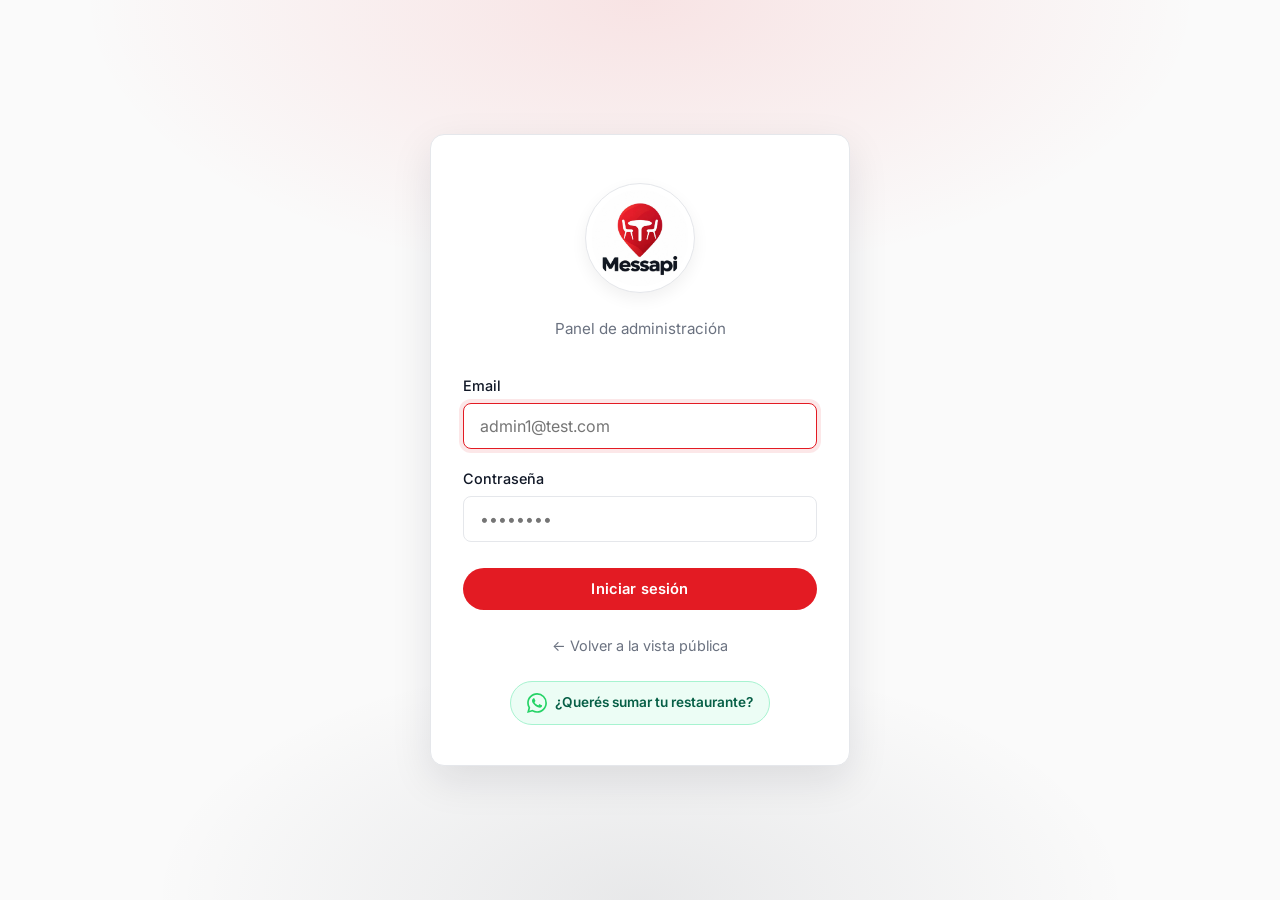
<file: index.html>
<!DOCTYPE html>
<html lang="es">

<head>
    <meta charset="UTF-8">
    <meta name="viewport" content="width=device-width, initial-scale=1.0">
    <title>Iniciar sesión — Mesas Disponibles</title>
    <link rel="preconnect" href="https://fonts.googleapis.com">
    <link rel="preconnect" href="https://fonts.gstatic.com" crossorigin>
    <link
        href="https://fonts.googleapis.com/css2?family=Playfair+Display:wght@600;700&family=Inter:wght@400;500;600;700&display=swap"
        rel="stylesheet">
    <link rel="stylesheet" href="css/main.css">
    <link rel="stylesheet" href="css/components.css">
</head>

<body class="auth-page">

    <main class="auth-container">
        <div class="auth-card">
            <!-- Logo en círculo (más grande para Desktop) -->
            <div style="display: flex; justify-content: center; margin-bottom: 24px; margin-top: 8px;">
                <div style="width: 110px; height: 110px; border-radius: 50%; overflow: hidden; display: flex; align-items: center; justify-content: center; background: #ffffff; border: 1px solid #e5e7eb; padding: 6px; box-shadow: 0 6px 16px rgba(0,0,0,0.06);">
                    <img src="assets/logo.jpeg" alt="Messapi" style="width: 100%; height: 100%; object-fit: contain; border-radius: 50%;">
                </div>
            </div>
            <p class="auth-subtitle">Panel de administración</p>

            <form id="login-form" novalidate>
                <div class="form-group">
                    <label for="email">Email</label>
                    <input type="email" id="email" name="email" required placeholder="admin1@test.com"
                        autocomplete="email" autofocus>
                </div>

                <div class="form-group">
                    <label for="password">Contraseña</label>
                    <input type="password" id="password" name="password" required placeholder="••••••••"
                        autocomplete="current-password">
                </div>

                <button type="submit" class="btn btn-primary btn-block" id="login-btn">
                    Iniciar sesión
                </button>

                <div id="form-error" class="form-error" hidden></div>
            </form>

            <p class="auth-footer">
                <a href="public.html">← Volver a la vista pública</a>
            </p>

                        <!-- Cartel de WhatsApp -->
            <div style="margin-top: 24px; text-align: center;">
                <a href="https://wa.me/5493434165613?text=Hola!%20Quiero%20sumar%20mi%20restaurante%20a%20Messapi" 
                   target="_blank" 
                   style="display: inline-flex; align-items: center; gap: 8px; padding: 10px 16px; background: #ecfdf5; border: 1px solid #a7f3d0; border-radius: 999px; text-decoration: none; color: #065f46; font-size: 0.85rem; font-weight: 600; transition: transform 0.2s, background 0.2s;"
                   onmouseover="this.style.background='#d1fae5'; this.style.transform='scale(1.02)';"
                   onmouseout="this.style.background='#ecfdf5'; this.style.transform='scale(1)';">
                    <!-- Icono de WhatsApp en SVG (liviano) -->
                    <svg width="20" height="20" viewBox="0 0 24 24" fill="#25D366" xmlns="http://www.w3.org/2000/svg">
                        <path d="M17.472 14.382c-.297-.149-1.758-.867-2.03-.967-.273-.099-.471-.148-.67.15-.197.297-.767.966-.94 1.164-.173.199-.347.223-.644.075-.297-.15-1.255-.463-2.39-1.475-.883-.788-1.48-1.761-1.653-2.059-.173-.297-.018-.458.13-.606.134-.133.298-.347.446-.52.149-.174.198-.298.298-.497.099-.198.05-.371-.025-.52-.075-.149-.669-1.612-.916-2.207-.242-.579-.487-.5-.669-.51-.173-.008-.371-.01-.57-.01-.198 0-.52.074-.792.372-.272.297-1.04 1.016-1.04 2.479 0 1.462 1.065 2.875 1.213 3.074.149.198 2.096 3.2 5.077 4.487.709.306 1.262.489 1.694.625.712.227 1.36.195 1.871.118.571-.085 1.758-.719 2.006-1.413.248-.694.248-1.289.173-1.413-.074-.124-.272-.198-.57-.347m-5.421 7.403h-.004a9.87 9.87 0 01-5.031-1.378l-.361-.214-3.741.982.998-3.648-.235-.374a9.86 9.86 0 01-1.51-5.26c.001-5.45 4.436-9.884 9.888-9.884 2.64 0 5.122 1.03 6.988 2.898a9.825 9.825 0 012.893 6.994c-.003 5.45-4.437 9.884-9.885 9.884m8.413-18.297A11.815 11.815 0 0012.05 0C5.495 0 .16 5.335.157 11.892c0 2.096.547 4.142 1.588 5.945L.057 24l6.305-1.654a11.882 11.882 0 005.683 1.448h.005c6.554 0 11.89-5.335 11.893-11.893a11.821 11.821 0 00-3.48-8.413z"/>
                    </svg>
                    ¿Querés sumar tu restaurante?
                </a>
            </div>
        </div>
    </main>

    <script src="js/config.js"></script>
    <script src="js/utils/session.js"></script>
    <script src="js/utils/ui.js"></script>
    <script src="js/utils/guard.js"></script>
    <script src="js/services/client.js"></script>
    <script src="js/services/auth.js"></script>
    <script src="js/pages/login.js"></script>
</body>

</html>
</file>
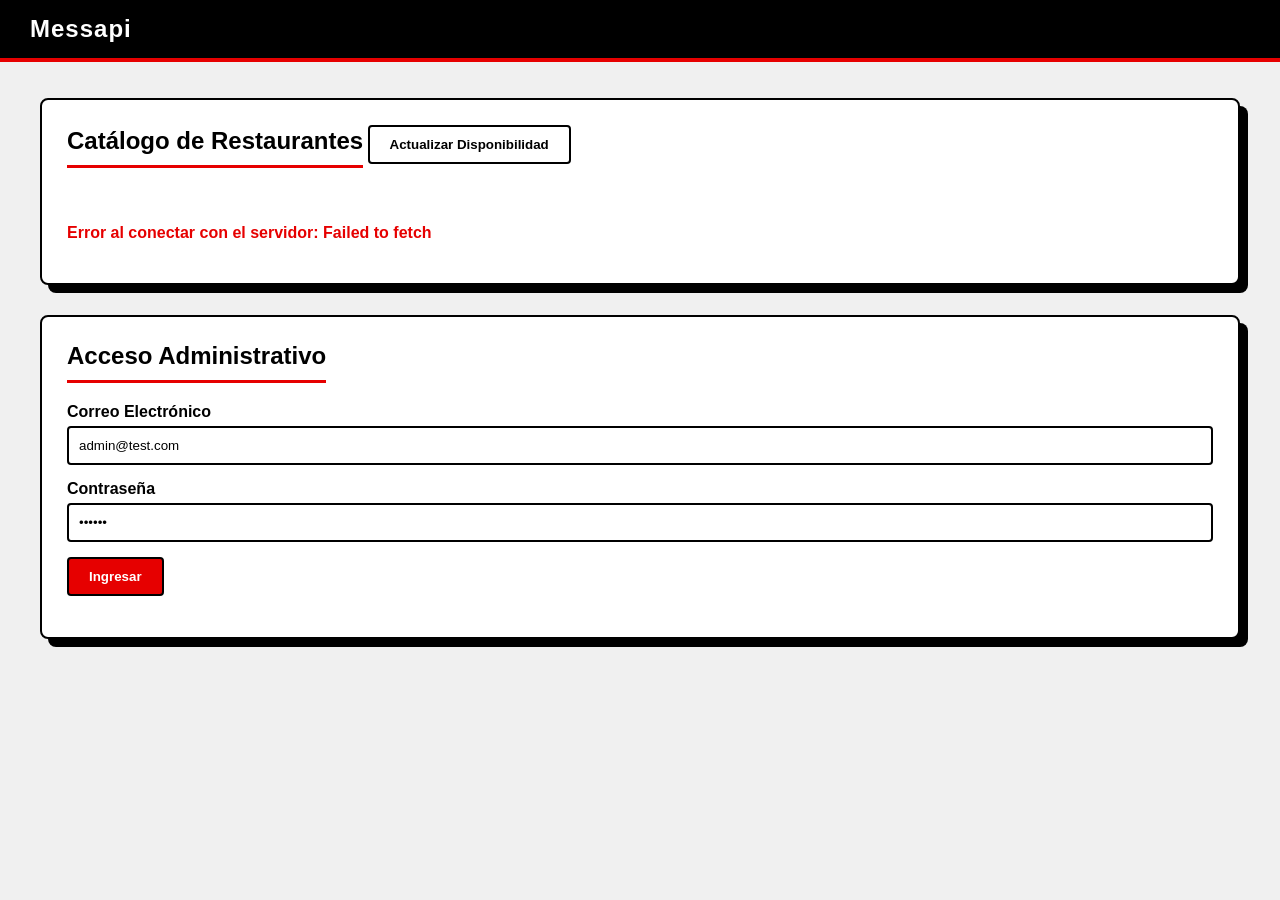
<file: frontend/index.html>
<!DOCTYPE html>
<html lang="es">
<head>
    <meta charset="UTF-8">
    <meta name="viewport" content="width=device-width, initial-scale=1.0">
    <title>Panel Administrativo - Messapi</title>
    <link rel="stylesheet" href="css/style.css">
</head>
<body>
    <header>
        <h1>Messapi</h1>
        <div style="display: flex; align-items: center; gap: 15px;">
            <span id="mensaje-bienvenida" style="font-weight: bold;"></span>
            <button id="btn-logout" class="oculto">Cerrar Sesión</button>
        </div>
    </header>

    <main class="contenedor">
        
        <!-- VISTA PÚBLICA (Siempre visible para cualquier usuario) -->
        <section id="vista-publica" class="tarjeta">
            <h2>Catálogo de Restaurantes</h2>
            <button id="btn-cargar-restaurantes" style="margin-bottom: 15px;">Actualizar Disponibilidad</button>
            
            <!-- Aquí se inyectarán las tarjetas y mesas 3D desde JavaScript -->
            <div id="contenedor-restaurantes" class="contenedor-restaurantes"></div>
        </section>

        <!-- Vista de Login (Solo para administradores) -->
        <section id="vista-login" class="tarjeta">
            <h2>Acceso Administrativo</h2>
            <form id="form-login">
                <div class="grupo-input">
                    <label for="email">Correo Electrónico</label>
                    <input type="email" id="email" value="admin@test.com" required>
                </div>
                <div class="grupo-input">
                    <label for="password">Contraseña</label>
                    <input type="password" id="password" value="123456" required>
                </div>
                <button type="submit" class="btn-rojo">Ingresar</button>
                <p id="msj-error" class="msj-error"></p>
            </form>
        </section>

        <!-- Vista del Dashboard (Privada, se muestra al loguear) -->
        <section id="vista-dashboard" class="oculto tarjeta">
            <h2>Panel de Gestión (Privado)</h2>
            <p>Acciones administrativas protegidas por token.</p>
            
            <div style="margin-top: 20px; border: 2px dashed #000; padding: 20px;">
                <h3>Rotar Estado de Mesa</h3>
                <button id="btn-rotar-mesa" class="btn-rojo">Rotar Mesa #1</button>
                <pre id="res-mesas" class="consola" style="margin-top: 15px;"></pre>
            </div>
        </section>
        
    </main>

    <script src="js/api.js"></script>
    <script src="js/app.js"></script>
</body>
</html>
</file>
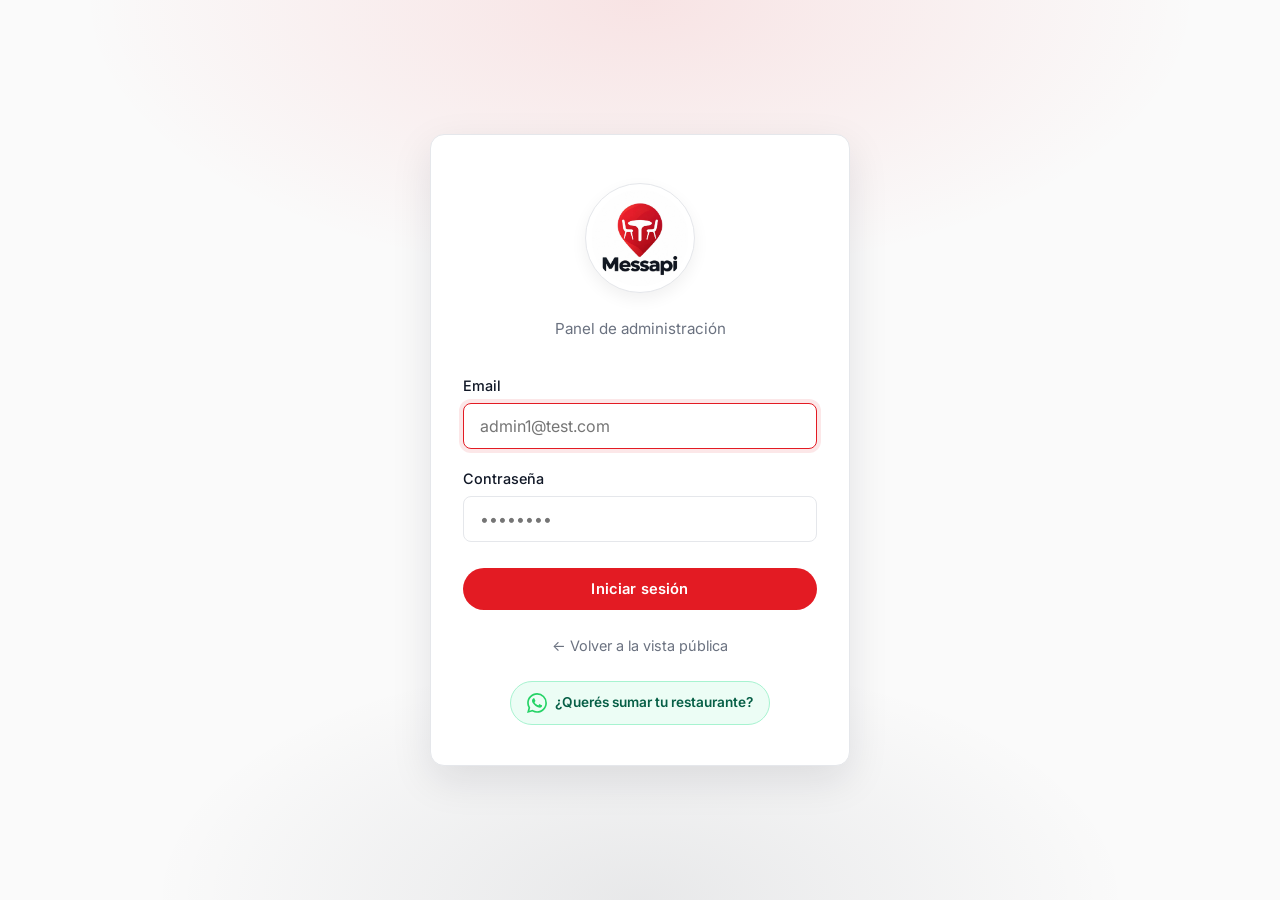
<file: dashboard.html>
<!DOCTYPE html>
<html lang="es">
<head>
    <meta charset="UTF-8">
    <meta name="viewport" content="width=device-width, initial-scale=1.0">
    <title>Panel — Messapi</title>

    <link rel="preconnect" href="https://fonts.googleapis.com">
    <link rel="preconnect" href="https://fonts.gstatic.com" crossorigin>
    <link href="https://fonts.googleapis.com/css2?family=Playfair+Display:wght@600;700&family=Inter:wght@400;500;600;700&display=swap" rel="stylesheet">

    <link rel="stylesheet" href="css/main.css">
    <link rel="stylesheet" href="css/components.css">
    <link rel="stylesheet" href="css/main.css?v=1">
</head>
<body>

    <!-- ============================================
         Navbar
         ============================================ -->
    <header class="app-navbar">
        <div class="app-navbar__inner">

            <div class="app-navbar__brand" style="display: flex; align-items: center; gap: 10px;">
                <!-- Logo en círculo -->
                <div style="width: 34px; height: 34px; border-radius: 50%; overflow: hidden; display: flex; align-items: center; justify-content: center; background: #ffffff; border: 1px solid var(--border); padding: 2px; flex-shrink: 0;">
                    <img src="assets/logo.jpeg" alt="Messapi" style="width: 100%; height: 100%; object-fit: contain; border-radius: 50%;">
                </div>

                <!-- Texto y Badge -->
                <span style="font-family: var(--font-display); font-size: 1.15rem; font-weight: 700; color: var(--ink);">Messapi</span>
                <span class="app-navbar__badge" style="margin-left: 4px;">Admin</span>
            </div>

            <nav class="app-navbar__actions">
                <button type="button" class="navbar-btn is-active" id="nav-home" title="Home">
                    <svg class="navbar-btn__icon" viewBox="0 0 24 24" width="18" height="18" aria-hidden="true">
                        <path d="M3 10.5 12 3l9 7.5V21a1 1 0 0 1-1 1h-5v-7h-6v7H4a1 1 0 0 1-1-1V10.5Z"
                              fill="none" stroke="currentColor" stroke-width="1.8"
                              stroke-linejoin="round" stroke-linecap="round"/>
                    </svg>
                    <span class="navbar-btn__label">Home</span>
                </button>

                <button type="button" class="navbar-btn" id="nav-edit" title="Editar">
                    <svg class="navbar-btn__icon" viewBox="0 0 24 24" width="18" height="18" aria-hidden="true">
                        <path d="M4 20h4l10-10-4-4L4 16v4Z"
                              fill="none" stroke="currentColor" stroke-width="1.8"
                              stroke-linejoin="round" stroke-linecap="round"/>
                        <path d="M13.5 6.5 17.5 10.5"
                              fill="none" stroke="currentColor" stroke-width="1.8"
                              stroke-linecap="round"/>
                    </svg>
                    <span class="navbar-btn__label">Editar</span>
                </button>

                <a href="public.html?from=panel" class="navbar-btn" id="nav-public" title="Ver página principal">
                    <svg class="navbar-btn__icon" viewBox="0 0 24 24" width="18" height="18" aria-hidden="true">
                        <path d="M2 12s3.5-7 10-7 10 7 10 7-3.5 7-10 7S2 12 2 12Z"
                              fill="none" stroke="currentColor" stroke-width="1.8"
                              stroke-linejoin="round" stroke-linecap="round"/>
                        <circle cx="12" cy="12" r="3"
                                fill="none" stroke="currentColor" stroke-width="1.8"/>
                    </svg>
                    <span class="navbar-btn__label">Vista pública</span>
                </a>

                <button type="button" class="navbar-btn navbar-btn--danger" id="nav-logout" title="Cerrar sesión">
                    <svg class="navbar-btn__icon" viewBox="0 0 24 24" width="18" height="18" aria-hidden="true">
                        <path d="M15 3h4a1 1 0 0 1 1 1v16a1 1 0 0 1-1 1h-4"
                              fill="none" stroke="currentColor" stroke-width="1.8"
                              stroke-linecap="round"/>
                        <path d="M10 17l-5-5 5-5"
                              fill="none" stroke="currentColor" stroke-width="1.8"
                              stroke-linecap="round" stroke-linejoin="round"/>
                        <path d="M5 12h12"
                              fill="none" stroke="currentColor" stroke-width="1.8"
                              stroke-linecap="round"/>
                    </svg>
                    <span class="navbar-btn__label">Salir</span>
                </button>
            </nav>

        </div>
    </header>

    <!-- ============================================
         Panel de mesas
         ============================================ -->
    <main class="tables-panel">
        <!-- Hero -->
        <section class="tables-hero">

            <!-- 1. Título, Toggle e Info del restaurante (todo apilado) -->
            <div style="display: flex; flex-direction: column; gap: 8px; margin-bottom: 20px;">
                
                <!-- Fila del título y el toggle -->
                <div class="tables-hero__head-left" style="display: flex; align-items: center; gap: 12px;">
                    <h1 class="tables-hero__title" style="margin: 0;">PANEL GENERAL DE MESAS</h1>

                    <!-- Toggle ON/OFF (abierto / cerrado) -->
                    <label class="toggle" id="open-toggle" title="Abrir o cerrar el restaurante">
                        <input type="checkbox" id="open-checkbox">
                        <span class="toggle__track">
                            <span class="toggle__thumb"></span>
                        </span>
                        <span class="toggle__label" id="toggle-label">—</span>
                    </label>
                </div>

                <!-- Info del restaurante (Justo debajo del título) -->
                <p class="tables-hero__subtitle" id="restaurant-info" style="margin: 0; font-weight: 500;">
                    Cargando...
                </p>

            </div>

            <!-- 2. Fila del buscador + filtros -->
            <div style="display: flex; align-items: center; gap: 16px; flex-wrap: wrap;">
                
                <!-- Buscador de mesas -->
                <div class="search-table-wrapper" style="margin: 0;">
                    <span class="search-table-icon">
                        <svg viewBox="0 0 24 24" width="16" height="16" fill="none" stroke="currentColor" stroke-width="2.5">
                            <circle cx="11" cy="11" r="7"/>
                            <path d="m20 20-3.5-3.5" stroke-linecap="round"/>
                        </svg>
                    </span>
                    <input type="number" id="search-table-input" placeholder="Buscar N°..." class="search-table-input">
                </div>

                <!-- Filtros por estado -->
                <div class="tables-filter" id="tables-filter" style="margin-left: 0;">
                    <button type="button" class="filter-tab is-active" data-filter="all">
                        Todas (<span id="count-all">0</span>)
                    </button>
                    <button type="button" class="filter-tab" data-filter="available">
                        <span class="filter-tab__dot filter-tab__dot--green"></span>
                        Libres (<span id="count-available">0</span>)
                    </button>
                    <button type="button" class="filter-tab" data-filter="occupied">
                        <span class="filter-tab__dot filter-tab__dot--red"></span>
                        Ocupadas (<span id="count-occupied">0</span>)
                    </button>
                    <button type="button" class="filter-tab" data-filter="reserved">
                        <span class="filter-tab__dot filter-tab__dot--yellow"></span>
                        Reservadas (<span id="count-reserved">0</span>)
                    </button>
                </div>

            </div>

        </section>

        <!-- Loading -->
        <div id="loading" class="state-block">
            <div class="spinner"></div>
            <p>Cargando tus mesas...</p>
        </div>

        <!-- Sin restaurante -->
        <section id="empty-state" class="empty-restaurant" hidden>
            <div class="empty-restaurant__card">
                <h2 class="empty-restaurant__title">Todavía no tenés un restaurante</h2>
                <p class="empty-restaurant__text">
                    Creá tu primer restaurante para empezar a gestionar tus mesas.
                </p>
                <button type="button" class="btn btn-primary" id="create-restaurant-btn">
                    Crear mi restaurante
                </button>
            </div>
        </section>

        <!-- Sin mesas -->
        <section id="no-tables-state" class="state-block" hidden>
            <p>No tenés mesas todavía.</p>
            <button type="button" class="btn btn-primary" id="add-tables-btn">
                Agregar mesas
            </button>
        </section>

        <!-- Grid de mesas -->
        <section id="tables-content" hidden>

            <div id="tables-grid" class="tables-grid"></div>

            <!-- Leyenda -->
            <div class="legend">
                <span class="legend__item">
                    <span class="legend__dot legend__dot--available"></span>
                    Disponible
                </span>
                <span class="legend__item">
                    <span class="legend__dot legend__dot--reserved"></span>
                    Reservada
                </span>
                <span class="legend__item">
                    <span class="legend__dot legend__dot--occupied"></span>
                    Ocupada
                </span>
            </div>

        </section>

    </main>

    <!-- ============================================
         Modal: Editar restaurante
         ============================================ -->
    <div class="modal-overlay" id="edit-modal" hidden>
        <div class="modal modal--large">

            <div class="modal__header">
                <h2 class="modal__title" id="edit-modal-title">Editar restaurante</h2>
                <button type="button" class="modal__close" id="edit-cancel" aria-label="Cerrar">✕</button>
            </div>

            <!-- Pestañas -->
            <div class="tabs">
                <button type="button" class="tab is-active" data-tab="info">
                    Información
                </button>
                <button type="button" class="tab" data-tab="add">
                    Agregar mesas
                </button>
                <button type="button" class="tab" data-tab="remove">
                    Eliminar mesas
                </button>
            </div>

            <form id="edit-form" novalidate>

                <!-- ─── Pestaña 1: Información ─── -->
                <div class="tab-panel is-active" data-panel="info">
                    <div class="form-group">
                        <label for="name">Nombre</label>
                        <input type="text" id="name" required maxlength="150"
                               placeholder="Ej: La Parrilla del Tío">
                    </div>

                    <div class="form-group">
                        <label for="address">Dirección</label>
                        <input type="text" id="address" required maxlength="255"
                               placeholder="Ej: Av. Siempre Viva 742">
                    </div>

                    <div class="form-group">
                        <label for="phone">Teléfono</label>
                        <input type="text" id="phone" maxlength="30"
                               placeholder="Ej: 1145551234">
                    </div>

                    <div class="form-group">
                        <label for="description">Descripción</label>
                        <textarea id="description" rows="3" maxlength="1000"
                                  placeholder="Ej: Carnes a la parrilla"></textarea>
                    </div>
                </div>

                <!-- ─── Pestaña 2: Agregar mesas ─── -->
                <div class="tab-panel" data-panel="add">
                    <p class="form-section__hint">
                        Se agregarán mesas nuevas con la cantidad de sillas que elijas.
                    </p>

                     <div class="form-group" style="margin-top: 24px;">
                        <label class="numberbox__label">¿Cuántas mesas querés agregar?</label>
                        <div class="numberbox" id="add-tables-numberbox">
                            <button type="button" class="numberbox__btn" id="add-tables-minus"
                                    aria-label="Restar una mesa">−</button>
                            <input type="number" class="numberbox__input" id="add-tables-count"
                                   min="1" max="100" step="1" value="1">
                            <button type="button" class="numberbox__btn" id="add-tables-plus"
                                    aria-label="Sumar una mesa">+</button>
                        </div>
                    </div>

                    <div class="form-group">
                        <label class="numberbox__label">¿Cuántas sillas tiene cada mesa?</label>
                        <div class="numberbox" id="add-chairs-numberbox">
                            <button type="button" class="numberbox__btn" id="add-chairs-minus"
                                    aria-label="Restar una silla">−</button>
                            <input type="number" class="numberbox__input" id="add-chairs-count"
                                   min="1" max="20" step="1" value="1">
                            <button type="button" class="numberbox__btn" id="add-chairs-plus"
                                    aria-label="Sumar una silla">+</button>
                        </div>
                    </div>

                   

                    <p class="numberbox__hint" id="add-hint">
                        Se agregarán <strong>1</strong> mesas con <strong>1</strong> sillas cada una.
                    </p>
                </div>

                <!-- ─── Pestaña 3: Eliminar mesas ─── -->
                <div class="tab-panel" data-panel="remove">
                    <p class="form-section__hint">
                        Se eliminarán las mesas con mayor número. Si alguna está ocupada, no se podrá.
                    </p>

                    <p class="remove-info" id="remove-info">
                        Actualmente tenés <strong>0</strong> mesas.
                    </p>

                    <div class="form-group" style="margin-top: 16px;">
                        <label class="numberbox__label">¿Cuántas mesas querés eliminar?</label>
                        <div class="numberbox" id="remove-tables-numberbox">
                            <button type="button" class="numberbox__btn" id="remove-tables-minus"
                                    aria-label="Restar una mesa">−</button>
                            <input type="number" class="numberbox__input" id="remove-tables-count"
                                   min="1" max="100" step="1" value="1">
                            <button type="button" class="numberbox__btn" id="remove-tables-plus"
                                    aria-label="Sumar una mesa">+</button>
                        </div>
                    </div>

                    <p class="numberbox__hint" id="remove-hint">
                        Se eliminarán <strong>1</strong> mesas.
                    </p>
                </div>

                <!-- Error general -->
                <div id="form-error" class="form-error" hidden></div>

                <!-- Acciones -->
                <div class="modal__actions">
                    <button type="button" class="btn btn-outline" id="edit-cancel-2">
                        Cancelar
                    </button>
                    <button type="submit" class="btn btn-primary" id="edit-save">
                        Guardar
                    </button>
                </div>

            </form>
        </div>
    </div>

    <!-- ============================================
         Modal: Crear restaurante
         ============================================ -->
    <div class="modal-overlay" id="create-modal" hidden>
        <div class="modal">
            <h2 class="modal__title">Crear restaurante</h2>
            <p class="modal__message">Completá los datos de tu restaurante.</p>

            <form id="create-restaurant-form" novalidate>
                <div class="form-group">
                    <label for="create-name">Nombre</label>
                    <input type="text" id="create-name" required maxlength="150"
                           placeholder="Ej: La Parrilla del Tío">
                </div>
                <div class="form-group">
                    <label for="create-address">Dirección</label>
                    <input type="text" id="create-address" required maxlength="255"
                           placeholder="Ej: Av. Siempre Viva 742">
                </div>
                <div class="form-group">
                    <label for="create-phone">Teléfono</label>
                    <input type="text" id="create-phone" maxlength="30"
                           placeholder="Ej: 1145551234">
                </div>
                <div class="form-group">
                    <label for="create-description">Descripción</label>
                    <textarea id="create-description" rows="3" maxlength="1000"
                              placeholder="Ej: Carnes a la parrilla"></textarea>
                </div>

                <div id="modal-error" class="form-error" hidden></div>

                <div class="modal__actions">
                    <button type="button" class="btn btn-outline" id="cancel-create-btn">
                        Cancelar
                    </button>
                    <button type="submit" class="btn btn-primary" id="submit-create-btn">
                        Crear restaurante
                    </button>
                </div>
            </form>
        </div>
    </div>

    <!-- ============================================
         Modal: Confirmar cambio de mesas
         ============================================ -->
    <div class="modal-overlay" id="confirm-modal" hidden>
        <div class="modal">
            <h2 class="modal__title" id="confirm-title">Confirmar cambio</h2>
            <p class="modal__message" id="confirm-message"></p>

            <div class="modal__actions">
                <button type="button" class="btn btn-outline" id="confirm-cancel">
                    Cancelar
                </button>
                <button type="button" class="btn btn-primary" id="confirm-ok">
                    Confirmar
                </button>
            </div>
        </div>
    </div>

    <!-- ============================================
         Modal: No se puede reducir
         ============================================ -->
    <div class="modal-overlay" id="blocked-modal" hidden>
        <div class="modal">
            <h2 class="modal__title">No se puede reducir la cantidad de mesas</h2>
            <p class="modal__message" id="blocked-message"></p>

            <div class="modal__actions">
                <button type="button" class="btn btn-primary" id="blocked-ok">
                    Entendido
                </button>
            </div>
        </div>
    </div>

    <!-- Scripts -->
    <script src="js/config.js"></script>
    <script src="js/utils/session.js"></script>
    <script src="js/utils/ui.js"></script>
    <script src="js/utils/guard.js"></script>
    <script src="js/services/client.js"></script>
    <script src="js/services/auth.js"></script>
    <script src="js/services/restaurant.js"></script>
    <script src="js/services/tables.js"></script>
    <script src="js/pages/dashboard.js"></script>
</body>
</html>
</file>
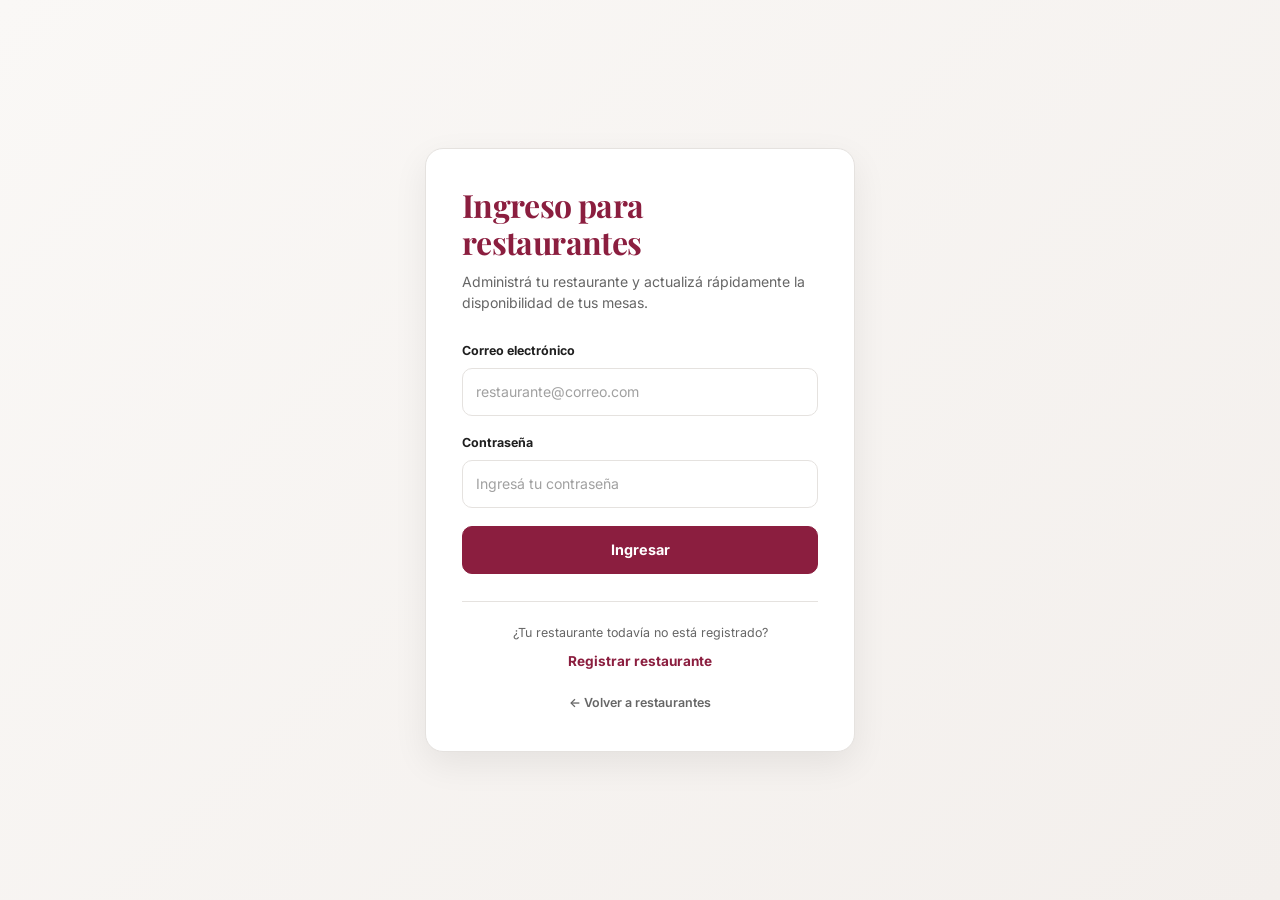
<file: login.html>
<!DOCTYPE html>
<html lang="es">

<head>
    <meta charset="UTF-8">
    <meta name="viewport" content="width=device-width, initial-scale=1.0">

    <title>Ingreso para restaurantes</title>

    <link rel="stylesheet" href="main.css">
</head>

<body class="pagina-login">

    <main class="login-contenedor">

        <section class="login-tarjeta">

            <h1>Ingreso para restaurantes</h1>

            <p class="login-descripcion">
                Administrá tu restaurante y actualizá rápidamente
                la disponibilidad de tus mesas.
            </p>

            <form id="form-login">

                <div class="campo">
                    <label for="email">Correo electrónico</label>

                    <input type="email" id="email" placeholder="restaurante@correo.com" required>
                </div>

                <div class="campo">
                    <label for="password">Contraseña</label>

                    <input type="password" id="password" placeholder="Ingresá tu contraseña" required>
                </div>

                <button type="submit" class="btn-ingresar">
                    Ingresar
                </button>

            </form>

            <div class="registro-restaurante">

                <p>¿Tu restaurante todavía no está registrado?</p>

                <a href="registro.html">
                    Registrar restaurante
                </a>

            </div>

            <a href="index.html" class="volver">
                ← Volver a restaurantes
            </a>

        </section>

    </main>

    <script src="auth.js"></script>
</body>

</html>
</file>
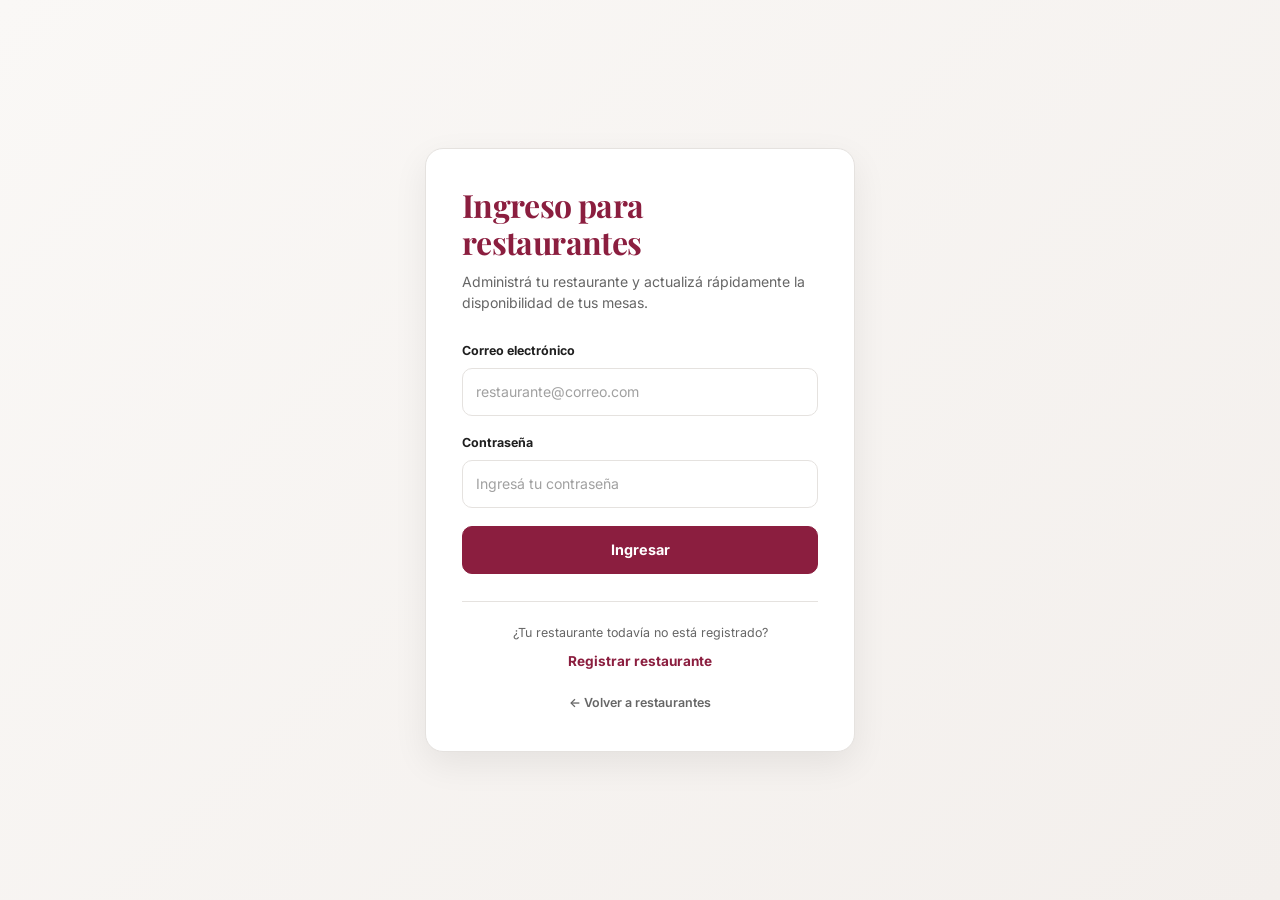
<file: panel.html>
<!DOCTYPE html>
<html lang="es">

<head>
    <meta charset="UTF-8">
    <meta name="viewport" content="width=device-width, initial-scale=1.0">

    <title>Messapi | Panel del restaurante</title>

    <link rel="stylesheet" href="main.css">
</head>

<body>

    <!-- ==========================================
         ENCABEZADO
    =========================================== -->

    <header class="panel-encabezado">

        <div class="contenedor panel-barra">

            <div>
                <h1>Panel del restaurante</h1>

                <p>
                    Administrá tu restaurante y tus mesas.
                </p>
            </div>

            <button type="button" class="btn-salir" onclick="cerrarSesion()">
                Cerrar sesión
            </button>

        </div>

    </header>


    <!-- ==========================================
         NAVEGACIÓN DEL PANEL
    =========================================== -->

    <nav class="panel-navegacion">

        <div class="contenedor panel-navegacion-contenido">

            <button type="button" id="btn-vista-mesas" class="panel-nav-boton activo">
                Mesas
            </button>

            <button type="button" id="btn-vista-cliente" class="panel-nav-boton">
                Cliente
            </button>

            <button type="button" id="btn-vista-configuracion" class="panel-nav-boton">
                Configuración
            </button>

        </div>

    </nav>


    <!-- ==========================================
         CONTENIDO
    =========================================== -->

    <main class="contenedor panel-contenido">


        <!-- ==========================================
             VISTA: MESAS
        =========================================== -->

        <section id="vista-mesas" class="panel-vista">


            <!-- ======================================
                 RESUMEN
            ======================================= -->

            <section class="panel-resumen">

                <div class="resumen-caja">

                    <span>
                        Mesas totales
                    </span>

                    <strong id="total-mesas">
                        0
                    </strong>

                </div>


                <div class="resumen-caja">

                    <span>
                        Libres
                    </span>

                    <strong id="mesas-disponibles">
                        0
                    </strong>

                </div>


                <div class="resumen-caja">

                    <span>
                        Ocupadas
                    </span>

                    <strong id="mesas-ocupadas">
                        0
                    </strong>

                </div>


                <div class="resumen-caja">

                    <span>
                        Reservadas
                    </span>

                    <strong id="mesas-reservadas">
                        0
                    </strong>

                </div>

            </section>


            <!-- ======================================
                 ESTADO DE MESAS
            ======================================= -->

            <section class="seccion-estado-mesas">

                <div class="panel-titulo">

                    <div>

                        <h2>
                            Estado de mesas
                        </h2>

                        <p>
                            Tocá una mesa para cambiar su estado.
                        </p>

                    </div>

                </div>


                <!-- REFERENCIAS -->

                <div class="referencias-mesas">

                    <div class="referencia">

                        <span class="referencia-color disponible"></span>

                        <span>
                            Libre
                        </span>

                    </div>


                    <div class="referencia">

                        <span class="referencia-color no-disponible"></span>

                        <span>
                            Ocupada
                        </span>

                    </div>


                    <div class="referencia">

                        <span class="referencia-color reservada"></span>

                        <span>
                            Reservada
                        </span>

                    </div>

                </div>


                <!-- GRILLA DE MESAS -->

                <div id="panel-mesas" class="grilla-mesas">

                    <p class="cargando-mesas">
                        Cargando mesas...
                    </p>

                </div>

            </section>

        </section>
        <!-- =====================================================
     VISTA CLIENTE
===================================================== -->

        <!-- =====================================================
     VISTA CLIENTE
===================================================== -->

        <section id="vista-cliente" class="panel-vista oculto">

            <div class="cliente-encabezado">

                <p class="panel-etiqueta">
                    VISTA DEL CLIENTE
                </p>

                <h2>
                    Así ven tu restaurante
                </h2>

                <p>
                    Esta vista te permite comprobar cómo aparece
                    tu restaurante para los clientes.
                </p>

            </div>


            <!-- TARJETA DEL RESTAURANTE -->

            <article class="cliente-tarjeta-publica">

                <!-- INFORMACIÓN -->

                <div class="cliente-tarjeta-info">

                    <h2 id="cliente-nombre-restaurante">
                        Restaurante
                    </h2>


                    <p class="cliente-dato">

                        <span>📍</span>

                        <span id="cliente-direccion-restaurante">
                            Dirección
                        </span>

                    </p>


                    <p class="cliente-dato">

                        <span>☎</span>

                        <span id="cliente-telefono-restaurante">
                            Teléfono
                        </span>

                    </p>


                    <a id="cliente-como-llegar" href="#" target="_blank" rel="noopener noreferrer"
                        class="cliente-como-llegar">

                        <span>📍</span>

                        Cómo llegar

                    </a>

                </div>


                <!-- ESTADO -->

                <div id="cliente-capacidad" class="cliente-capacidad con-capacidad">

                    <span id="cliente-punto-capacidad" class="cliente-punto-capacidad">
                    </span>

                    <div>

                        <small>
                            Estado actual
                        </small>

                        <strong id="cliente-estado-capacidad">
                            Con capacidad
                        </strong>

                    </div>

                </div>

            </article>

        </section>


        <!-- ==========================================
             VISTA: CONFIGURACIÓN
        =========================================== -->

        <section id="vista-configuracion" class="panel-vista oculto">


            <!-- ======================================
                 TÍTULO CONFIGURACIÓN
            ======================================= -->

            <div class="configuracion-encabezado">

                <div>

                    <p class="panel-etiqueta">
                        Administración
                    </p>

                    <h2>
                        Configuración
                    </h2>

                    <p>
                        Modificá los datos del restaurante
                        y administrá sus mesas.
                    </p>

                </div>

            </div>


            <!-- ======================================
                 RESTAURANTE
            ======================================= -->

            <section class="panel-restaurante">

                <div class="panel-restaurante-info">

                    <div>

                        <div class="restaurante-identidad">

                            <span class="restaurante-etiqueta">
                                RESTAURANTE
                            </span>

                            <h2 id="nombre-restaurante">
                                Cargando...
                            </h2>

                            <p class="restaurante-direccion">

                                <span>
                                    📍
                                </span>

                                <span id="direccion-restaurante">
                                </span>

                            </p>

                        </div>


                        <button type="button" id="btn-editar-restaurante" class="btn-secundario">
                            Editar datos
                        </button>

                    </div>


                    <!-- ABRIR / CERRAR -->

                    <div class="estado-local">

                        <p>
                            Estado del restaurante
                        </p>

                        <span id="estado-restaurante-panel">
                            Cargando...
                        </span>

                        <button type="button" id="btn-estado-restaurante" class="btn-secundario">
                            Cambiar estado
                        </button>

                    </div>

                </div>

            </section>


            <!-- ======================================
                 EDITAR RESTAURANTE
            ======================================= -->

            <section id="editar-restaurante" class="formulario-mesa oculto">

                <h2>
                    Editar datos del restaurante
                </h2>


                <form id="form-editar-restaurante">


                    <!-- NOMBRE -->

                    <div class="campo">

                        <label for="editar-restaurante-nombre">
                            Nombre
                        </label>

                        <input type="text" id="editar-restaurante-nombre" required>

                    </div>


                    <!-- DIRECCIÓN -->

                    <div class="campo">
                        <label for="editar-direccion-restaurante">
                            Dirección completa
                        </label>

                        <input type="text" id="editar-restaurante-direccion"
                            placeholder="Ej: San Martín 1250, Crespo, Entre Ríos" required>

                        <small class="ayuda-campo">
                            Ingresá calle, número, ciudad y provincia para ubicar correctamente el restaurante.
                        </small>
                    </div>


                    <!-- CIUDAD -->

                    <div class="campo">

                        <label for="editar-restaurante-ciudad">
                            Ciudad
                        </label>

                        <input type="text" id="editar-restaurante-ciudad">

                    </div>


                    <!-- TELÉFONO -->

                    <div class="campo">

                        <label for="editar-restaurante-telefono">
                            Teléfono
                        </label>

                        <input type="text" id="editar-restaurante-telefono">

                    </div>


                    <!-- DESCRIPCIÓN -->

                    <div class="campo">

                        <label for="editar-restaurante-descripcion">
                            Descripción
                        </label>

                        <input type="text" id="editar-restaurante-descripcion" placeholder="Ej: Restaurante familiar">

                    </div>


                    <!-- ACCIONES -->

                    <div class="acciones-formulario">

                        <button type="submit" class="btn-principal">
                            Guardar cambios
                        </button>


                        <button type="button" id="btn-cancelar-editar-restaurante" class="btn-secundario">
                            Cancelar
                        </button>

                    </div>


                    <p id="mensaje-editar-restaurante">
                    </p>

                </form>

            </section>


            <!-- ======================================
                 ADMINISTRACIÓN DE MESAS
            ======================================= -->

            <section class="configuracion-mesas">

                <div class="panel-titulo">

                    <div>

                        <p class="panel-etiqueta">
                            Mesas
                        </p>

                        <h2>
                            Administración de mesas
                        </h2>

                        <p>
                            Agregá, editá o eliminá las mesas
                            del restaurante.
                        </p>

                    </div>


                    <button type="button" id="btn-agregar-mesa" class="btn-principal">
                        + Agregar mesa
                    </button>

                </div>


                <!--
                    Esta lista se va a completar
                    desde panel.js.
                -->

                <div id="lista-configuracion-mesas" class="lista-configuracion-mesas">

                    <p>
                        Cargando mesas...
                    </p>

                </div>

            </section>


            <!-- ======================================
                 AGREGAR MESA
            ======================================= -->

            <section id="formulario-mesa" class="formulario-mesa oculto">

                <h2>
                    Agregar mesa
                </h2>


                <form id="form-agregar-mesa">


                    <!-- NÚMERO -->

                    <div class="campo">

                        <label for="numero-mesa">
                            Número de mesa
                        </label>

                        <input type="number" id="numero-mesa" min="1" required>

                    </div>


                    <!-- CAPACIDAD -->

                    <div class="campo">

                        <label for="cantidad-sillas">
                            Cantidad de personas
                        </label>

                        <input type="number" id="cantidad-sillas" min="1" required>

                    </div>


                    <!-- DETALLE -->

                    <div class="campo">

                        <label for="detalle-mesa">
                            Detalle
                        </label>

                        <input type="text" id="detalle-mesa" placeholder="Ej: Cerca de la ventana">

                    </div>


                    <!-- ACCIONES -->

                    <div class="acciones-formulario">

                        <button type="submit" class="btn-principal">
                            Guardar mesa
                        </button>


                        <button type="button" id="btn-cancelar-mesa" class="btn-secundario">
                            Cancelar
                        </button>

                    </div>


                    <p id="mensaje-mesa">
                    </p>

                </form>

            </section>


            <!-- ======================================
                 EDITAR / ELIMINAR MESA
            ======================================= -->

            <section id="gestionar-mesa" class="formulario-mesa gestionar-mesa oculto">


                <!-- CABECERA -->

                <div class="cabecera-gestion-mesa">

                    <div>

                        <p class="panel-etiqueta">
                            Administración
                        </p>

                        <h2 id="titulo-gestionar-mesa">
                            Gestionar mesa
                        </h2>

                    </div>


                    <span id="indicador-estado-gestion" class="indicador-estado">
                        Estado
                    </span>

                </div>


                <form id="form-gestionar-mesa">


                    <input type="hidden" id="gestionar-mesa-id">


                    <!-- NÚMERO -->

                    <div class="campo">

                        <label for="gestionar-numero">
                            Número de mesa
                        </label>

                        <input type="number" id="gestionar-numero" min="1" required>

                    </div>


                    <!-- CAPACIDAD -->

                    <div class="campo">

                        <label for="gestionar-sillas">
                            Cantidad de personas
                        </label>

                        <input type="number" id="gestionar-sillas" min="1" required>

                    </div>


                    <!-- DETALLE -->

                    <div class="campo">

                        <label for="gestionar-detalle">
                            Detalle
                        </label>

                        <input type="text" id="gestionar-detalle" placeholder="Ej: Sector principal">

                    </div>


                    <!-- ESTADO -->

                    <div class="campo">

                        <label>
                            Estado actual
                        </label>

                        <p id="gestionar-estado">
                            -
                        </p>

                    </div>


                    <!-- ACCIONES -->

                    <div class="acciones-gestionar">


                        <!--
                            Lo mantenemos porque panel.js
                            actualmente lo utiliza.
                        -->

                        <button type="button" id="btn-cambiar-estado-gestion" class="btn-cambiar-disponibilidad">
                            Cambiar estado
                        </button>


                        <button type="submit" class="btn-principal">
                            Guardar cambios
                        </button>


                        <button type="button" id="btn-eliminar-gestion" class="btn-eliminar-gestion">
                            Eliminar mesa
                        </button>


                        <button type="button" id="btn-cancelar-gestion" class="btn-secundario">
                            Cancelar
                        </button>

                    </div>


                    <p id="mensaje-gestion">
                    </p>

                </form>

            </section>

        </section>

    </main>


    <!-- ==========================================
         JAVASCRIPT
    =========================================== -->

    <script src="panel.js"></script>

</body>

</html>
</file>
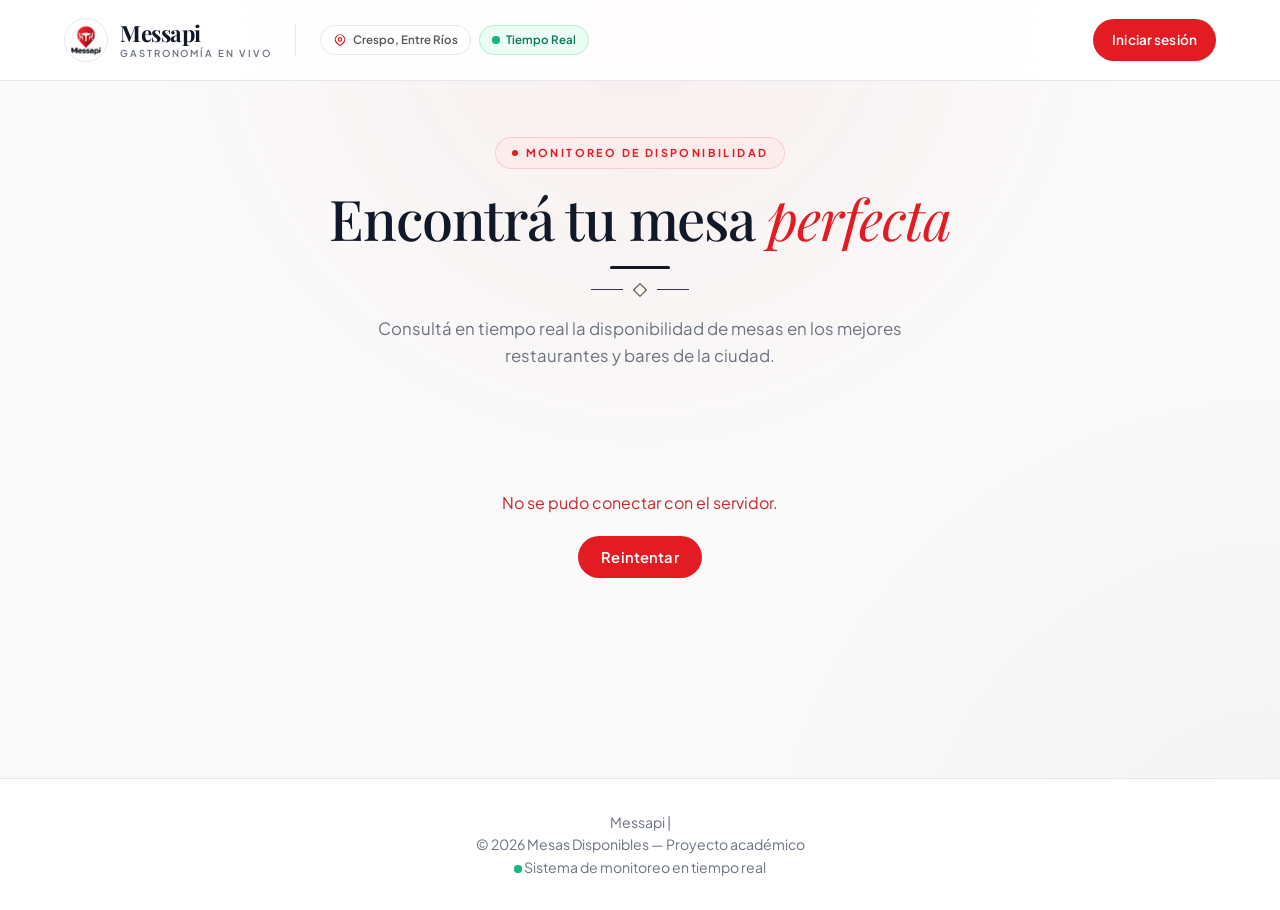
<file: public.html>
<!DOCTYPE html>
<html lang="es">
<head>
    <meta charset="UTF-8">
    <meta name="viewport" content="width=device-width, initial-scale=1.0">
    <title>Messapi | Encontrá tu mesa perfecta — Crespo, Entre Ríos</title>

    <link rel="preconnect" href="https://fonts.googleapis.com">
    <link rel="preconnect" href="https://fonts.gstatic.com" crossorigin>
    <link href="https://fonts.googleapis.com/css2?family=Cinzel:wght@500;700&family=Playfair+Display:ital,wght@0,500;0,600;0,700;1,400&family=Plus+Jakarta+Sans:wght@300;400;500;600;700&display=swap" rel="stylesheet">

    <link rel="stylesheet" href="css/main.css">
    <link rel="stylesheet" href="css/components.css">
</head>
<body class="public-page">

    <!-- ============================================
         Header
         ============================================ -->
    <header class="app-header">
        <div class="container app-header__inner">

            <!-- Logo -->
            <a href="public.html" class="app-header__logo" style="display: flex; align-items: center; gap: 12px; text-decoration: none;">
                <!-- Logo en círculo -->
                <div style="width: 44px; height: 44px; border-radius: 50%; overflow: hidden; display: flex; align-items: center; justify-content: center; background: #ffffff; border: 1px solid var(--border); padding: 2px; flex-shrink: 0;">
                    <img src="assets/logo.jpeg" alt="Messapi" style="width: 100%; height: 100%; object-fit: contain; border-radius: 50%;">
                </div>
                
                <!-- Texto -->
                <span class="app-header__brand">
                    <span class="app-header__brand-title">Messapi</span>
                    <span class="app-header__brand-sub">Gastronomía en Vivo</span>
                </span>
            </a>
            <!-- Info central (ubicación + estado) -->
            <div class="app-header__meta">
                <span class="meta-pill">
                    <svg viewBox="0 0 24 24" width="14" height="14" fill="none" stroke="currentColor" stroke-width="2">
                        <path d="M17.657 16.657L13.414 20.9a1.998 1.998 0 01-2.827 0l-4.244-4.243a8 8 0 1111.314 0z" stroke-linecap="round" stroke-linejoin="round"/>
                        <path d="M15 11a3 3 0 11-6 0 3 3 0 016 0z" stroke-linecap="round" stroke-linejoin="round"/>
                    </svg>
                    Crespo, Entre Ríos
                </span>
                <span class="meta-pill meta-pill--live">
                    <span class="dot-pulse"></span>
                    Tiempo Real
                </span>
            </div>

            <!-- Acciones -->
            <div class="app-header__actions">
                <a href="index.html" class="btn btn-primary btn-sm" id="nav-login">
                    Iniciar sesión
                </a>
                <a href="dashboard.html" class="btn btn-primary btn-sm" id="nav-back" hidden>
                    Volver al panel
                </a>
            </div>

        </div>
    </header>

    <!-- ============================================
         Hero
         ============================================ -->
    <section class="hero">
        <div class="hero__inner">
            <p class="hero__eyebrow">
                <span class="hero__eyebrow-dot"></span>
                Monitoreo de disponibilidad
            </p>

            <h1 class="hero__title">
                Encontrá tu mesa <em>perfecta</em>
            </h1>

            <div class="hero__divider">
                <span class="hero__divider-line"></span>
                <span class="hero__divider-diamond"></span>
                <span class="hero__divider-line"></span>
            </div>

            <p class="hero__subtitle">
                Consultá en tiempo real la disponibilidad de mesas en los mejores restaurantes y bares de la ciudad.
            </p>
        </div>
    </section>

    <!-- ============================================
         Toolbar (buscador + filtros)
         ============================================ -->
    <section class="container toolbar-section" id="toolbar" hidden>
        <div class="toolbar-card">
            <div class="toolbar-card__inner">

                <!-- Buscador -->
                <div class="toolbar__search">
                    <span class="toolbar__search-icon">
                        <svg viewBox="0 0 24 24" width="18" height="18" fill="none" stroke="currentColor" stroke-width="2">
                            <path d="M21 21l-6-6m2-5a7 7 0 11-14 0 7 7 0 0114 0z" stroke-linecap="round" stroke-linejoin="round"/>
                        </svg>
                    </span>
                    <input type="text" id="search-input"
                           placeholder="Buscar por nombre o calle (ej. Ándale, Otto Sagemüller)..."
                           autocomplete="off">
                </div>

                <!-- Categoría -->
                <div class="toolbar__category">
                    <select id="category-select">
                        <option value="">Todas las categorías</option>
                        <option value="mexicana">🌮 Comida Mexicana</option>
                        <option value="italiano">🍝 Italiano &amp; Pastas</option>
                        <option value="parrilla">🥩 Variado &amp; Parrilla</option>
                        <option value="bar">🍺 Bar &amp; Cerveza</option>
                    </select>
                    <span class="toolbar__category-arrow">
                        <svg viewBox="0 0 24 24" width="14" height="14" fill="none" stroke="currentColor" stroke-width="2">
                            <path d="M19 9l-7 7-7-7" stroke-linecap="round" stroke-linejoin="round"/>
                        </svg>
                    </span>
                </div>

                <!-- Orden -->
                <div class="toolbar__sort">
                    <select id="sort-select">
                        <option value="availability">Mayor disponibilidad</option>
                        <option value="name">Nombre (A-Z)</option>
                        <option value="total">Mayor cantidad de mesas</option>
                    </select>
                    <span class="toolbar__category-arrow">
                        <svg viewBox="0 0 24 24" width="14" height="14" fill="none" stroke="currentColor" stroke-width="2">
                            <path d="M19 9l-7 7-7-7" stroke-linecap="round" stroke-linejoin="round"/>
                        </svg>
                    </span>
                </div>

                <!-- Botón "Solo libres" -->
                <button type="button" class="toolbar__only-open" id="only-open-btn">
                    <span class="dot-pulse dot-pulse--green"></span>
                    Solo libres
                </button>

            </div>

            <!-- Quick pills -->
            <div class="toolbar__pills">
                <span class="toolbar__pills-label">Filtro rápido:</span>
                <button type="button" class="pill is-active" data-category="">Todos</button>
                <button type="button" class="pill" data-category="mexicana">🌮 Mexicanas</button>
                <button type="button" class="pill" data-category="italiano">🍝 Italiano</button>
                <button type="button" class="pill" data-category="parrilla">🥩 Variado &amp; Parrilla</button>
                <button type="button" class="pill" data-category="bar">🍺 Cerveza artesanal</button>
            </div>
        </div>
    </section>

    <!-- ============================================
         Main (grid de restaurantes)
         ============================================ -->
    <main class="container public-main">

        <div id="loading" class="state-block">
            <div class="spinner"></div>
            <p>Cargando restaurantes...</p>
        </div>

        <div id="error-box" class="state-block state-block--error" hidden>
            <p id="error-message">Ocurrió un error.</p>
            <button class="btn btn-primary" onclick="location.reload()">Reintentar</button>
        </div>

        <div id="empty-box" class="state-block" hidden>
            <div class="empty-icon">🍽️</div>
            <p id="empty-message">No hay restaurantes registrados todavía.</p>
        </div>

        <section id="restaurants-grid" class="cards-grid" hidden></section>

    </main>

    <!-- ============================================
         Footer
         ============================================ -->
    <footer class="app-footer">
        <div class="container app-footer__inner">

            <div class="app-footer__brand">
                <span class="app-footer__logo">Messapi</span>
                <span class="app-footer__sep">|</span>
                <p>&copy; 2026 Mesas Disponibles — Proyecto académico</p>
            </div>

            <div class="app-footer__meta">
                <span class="footer-live">
                    <span class="dot-pulse dot-pulse--green"></span>
                    Sistema de monitoreo en tiempo real
                </span>
            </div>

        </div>
    </footer>

    <!-- ============================================
         Scripts
         ============================================ -->
    <script src="js/config.js"></script>
    <script src="js/utils/session.js"></script>
    <script src="js/utils/ui.js"></script>
    <script src="js/services/client.js"></script>
    <script src="js/services/public.js"></script>
    <script>
        // Header: mostrar "Login" o "Volver al panel" según sesión
        (function () {
            const backBtn  = document.getElementById('nav-back');
            const loginBtn = document.getElementById('nav-login');
            if (!backBtn || !loginBtn) return;

            if (Session.isLogged()) {
                backBtn.hidden = false;
                loginBtn.hidden = true;
            }
        })();
    </script>
    <script src="js/pages/public.js"></script>
</body>
</html>
</file>
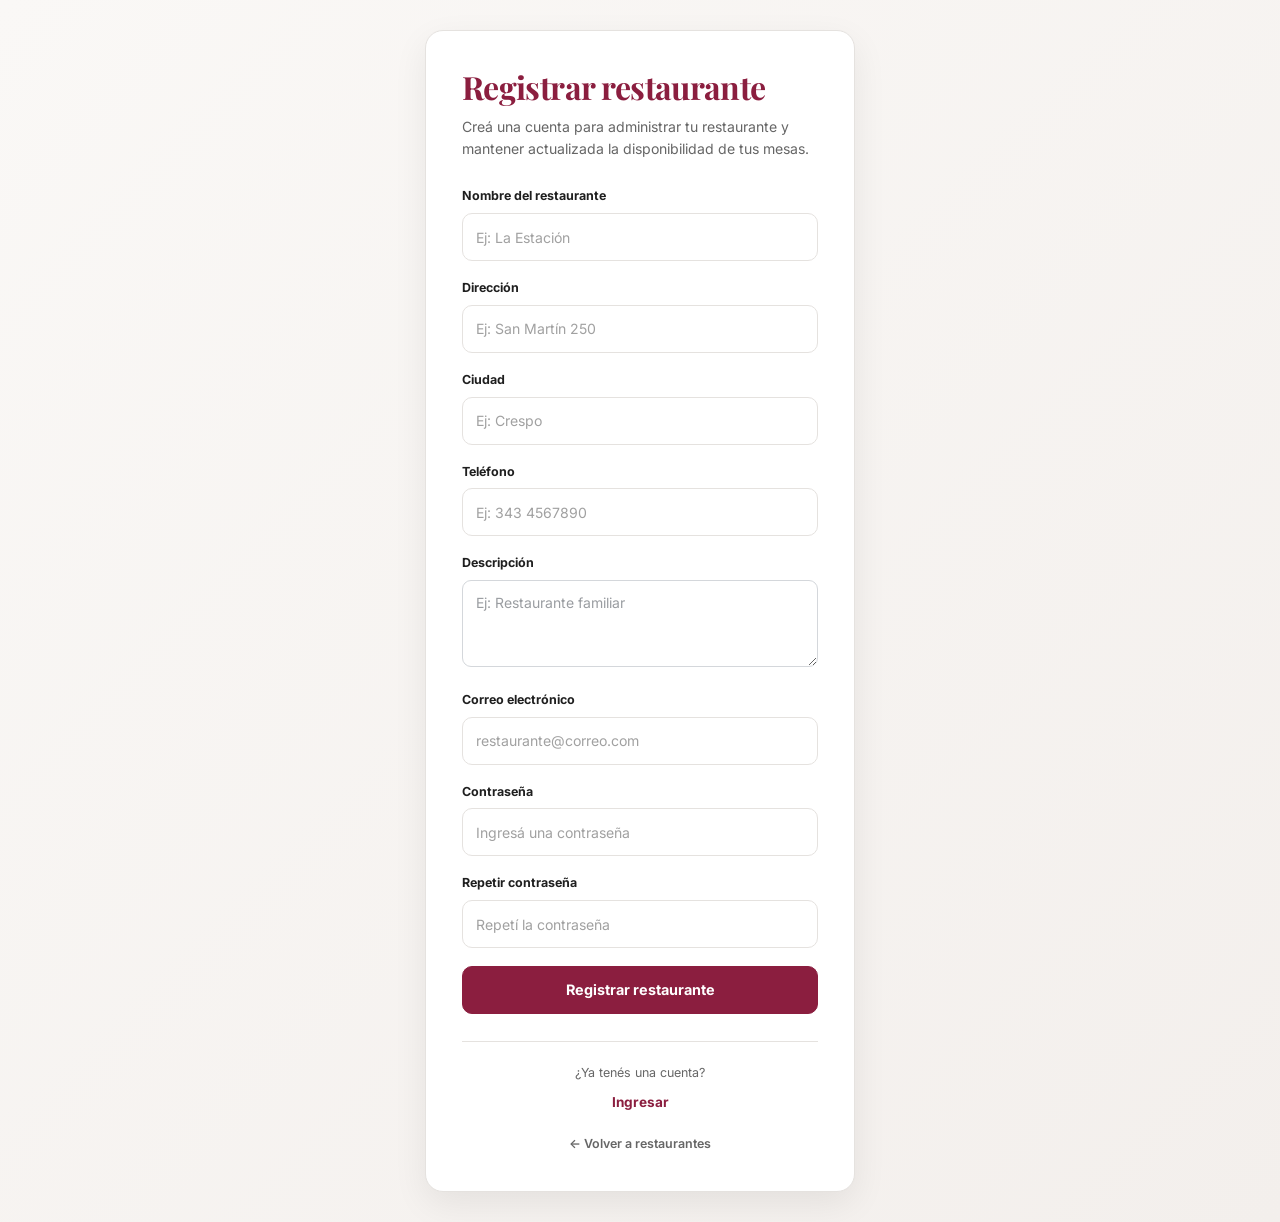
<file: registro.html>
<!DOCTYPE html>
<html lang="es">

<head>
    <meta charset="UTF-8">
    <meta name="viewport" content="width=device-width, initial-scale=1.0">

    <title>Registrar restaurante</title>

    <link rel="stylesheet" href="main.css">
</head>

<body class="pagina-login">

    <main class="login-contenedor">

        <section class="login-tarjeta registro-tarjeta">

            <h1>Registrar restaurante</h1>

            <p class="login-descripcion">
                Creá una cuenta para administrar tu restaurante
                y mantener actualizada la disponibilidad de tus mesas.
            </p>

            <form id="form-registro">

                <!-- NOMBRE DEL RESTAURANTE -->
                <div class="campo">
                    <label for="nombre">
                        Nombre del restaurante
                    </label>

                    <input type="text" id="nombre" placeholder="Ej: La Estación" required>
                </div>

                <!-- DIRECCIÓN -->
                <div class="campo">
                    <label for="direccion">
                        Dirección
                    </label>

                    <input type="text" id="direccion" placeholder="Ej: San Martín 250" required>
                </div>

                <!-- CIUDAD -->
                <div class="campo">
                    <label for="ciudad">
                        Ciudad
                    </label>

                    <input type="text" id="ciudad" placeholder="Ej: Crespo" required>
                </div>

                <!-- TELÉFONO -->
                <div class="campo">
                    <label for="telefono">
                        Teléfono
                    </label>

                    <input type="tel" id="telefono" placeholder="Ej: 343 4567890" required>
                </div>

                <!-- DESCRIPCIÓN -->
                <div class="campo">
                    <label for="descripcion">
                        Descripción
                    </label>

                    <textarea id="descripcion" placeholder="Ej: Restaurante familiar" rows="3"></textarea>
                </div>

                <!-- CORREO -->
                <div class="campo">
                    <label for="email">
                        Correo electrónico
                    </label>

                    <input type="email" id="email" placeholder="restaurante@correo.com" required>
                </div>

                <!-- CONTRASEÑA -->
                <div class="campo">
                    <label for="password">
                        Contraseña
                    </label>

                    <input type="password" id="password" placeholder="Ingresá una contraseña" minlength="6" required>
                </div>

                <!-- REPETIR CONTRASEÑA -->
                <div class="campo">
                    <label for="repetir-password">
                        Repetir contraseña
                    </label>

                    <input type="password" id="repetir-password" placeholder="Repetí la contraseña" minlength="6"
                        required>
                </div>

                <button type="submit" class="btn-ingresar">
                    Registrar restaurante
                </button>

            </form>

            <div class="registro-restaurante">

                <p>¿Ya tenés una cuenta?</p>

                <a href="login.html">
                    Ingresar
                </a>

            </div>

            <a href="index.html" class="volver">
                ← Volver a restaurantes
            </a>

        </section>

    </main>

    <script src="auth.js"></script>

</body>

</html>
</file>
<file: css/main.css>
/* =========================================================
   Reset y variables
   ========================================================= */
*, *::before, *::after {
    box-sizing: border-box;
    margin: 0;
    padding: 0;
}

:root {
    /* Paleta principal (Basada en el Logo Messapi) */
    --wine:        #E31B23; /* Rojo vibrante */
    --wine-dark:   #B31218; /* Rojo oscuro para hover */
    --wine-light:  #FDECEC; /* Rojo muy claro para fondos */

    --ink:         #111827; /* Negro del texto Messapi */
    --ink-soft:    #374151;
    --muted:       #6B7280;
    --muted-soft:  #9CA3AF;

    --gold:        #111827; /* Negro para mantener la elegancia */
    --gold-soft:   #E5E7EB;

    --cream:       #FAFAFA;
    --surface:     #FFFFFF;
    --border:      #E5E7EB;
    --border-dark: #D1D5DB;

    /* Estados */
    --success:     #2E7D32;
    --success-bg:  #E8F5E9;
    --warning:     #E65100;
    --warning-bg:  #FFF3E0;
    --danger:      #C62828;
    --danger-bg:   #FFEBEE;
    --info:        #1565C0;
    --info-bg:     #E3F2FD;
    --muted-bg:    #F3F4F6;

    /* Radios y sombras */
    --radius:      14px;
    --radius-sm:   8px;
    --radius-full: 999px;

    --shadow-sm:   0 1px 3px rgba(17, 24, 39, 0.04);
    --shadow-md:   0 4px 14px rgba(17, 24, 39, 0.06);
    --shadow-lg:   0 14px 40px rgba(17, 24, 39, 0.10);

    /* Tipografía */
    --font-display: 'Playfair Display', Georgia, serif;
    --font-sans:    'Inter', -apple-system, BlinkMacSystemFont, 'Segoe UI', Roboto, sans-serif;
}

/* El atributo hidden siempre oculta */
[hidden] { display: none !important; }

html {
    font-family: var(--font-sans);
    color: var(--ink);
    background: var(--cream);
    line-height: 1.6;
    -webkit-font-smoothing: antialiased;
    -moz-osx-font-smoothing: grayscale;
}

body { min-height: 100vh; }

a { color: var(--wine); text-decoration: none; transition: color 0.15s; }
a:hover { color: var(--wine-dark); text-decoration: none; }

.container {
    width: 100%;
    max-width: 1200px;
    margin: 0 auto;
    padding: 0 24px;
}

/* =========================================================
   HEADER PÚBLICO
   ========================================================= */
.app-header {
    background: rgba(255, 255, 255, 0.95);
    backdrop-filter: saturate(180%) blur(10px);
    -webkit-backdrop-filter: saturate(180%) blur(10px);
    border-bottom: 1px solid var(--border);
    position: sticky;
    top: 0;
    z-index: 100;
}

.app-header__inner {
    display: flex;
    align-items: center;
    justify-content: space-between;
    height: 72px;
}

.app-header__logo {
    display: flex;
    align-items: center;
    gap: 10px;
    font-family: var(--font-display);
    font-size: 1.25rem;
    font-weight: 700;
    color: var(--ink);
    letter-spacing: -0.01em;
}
.app-header__logo:hover { color: var(--wine); }

.logo-icon { font-size: 1.5rem; }
.logo-text { line-height: 1; }
.app-header__nav { display: flex; gap: 10px; }

/* =========================================================
   HERO PÚBLICO
   ========================================================= */
.hero {
    position: relative;
    padding: 72px 0 56px;
    background:
        radial-gradient(900px 320px at 50% 0%, rgba(227, 27, 35, 0.08) 0%, transparent 70%),
        radial-gradient(700px 240px at 80% 100%, rgba(17, 24, 39, 0.05) 0%, transparent 70%),
        var(--cream);
    text-align: center;
}

.hero__inner { position: relative; z-index: 1; }

.hero__eyebrow {
    display: inline-block;
    font-size: 0.78rem;
    font-weight: 600;
    letter-spacing: 0.15em;
    text-transform: uppercase;
    color: var(--wine);
    padding: 6px 16px;
    background: var(--wine-light);
    border-radius: var(--radius-full);
    margin-bottom: 18px;
}

.hero__title {
    font-family: var(--font-display);
    font-size: 3rem;
    font-weight: 700;
    line-height: 1.1;
    letter-spacing: -0.02em;
    color: var(--ink);
    margin-bottom: 14px;
}

.hero__title::after {
    content: '';
    display: block;
    width: 60px;
    height: 3px;
    background: var(--gold);
    margin: 18px auto 0;
    border-radius: 2px;
}

.hero__subtitle {
    color: var(--muted);
    font-size: 1.08rem;
    max-width: 560px;
    margin: 0 auto;
    line-height: 1.6;
}

/* =========================================================
   STATS PÚBLICOS
   ========================================================= */
.stats-section {
    margin-top: -32px;
    margin-bottom: 40px;
    position: relative;
    z-index: 2;
}

.stats-grid {
    display: grid;
    grid-template-columns: repeat(3, 1fr);
    gap: 16px;
}

.stat-card {
    background: var(--surface);
    border: 1px solid var(--border);
    border-radius: var(--radius);
    padding: 22px 20px;
    box-shadow: var(--shadow-md);
    text-align: center;
    transition: transform 0.2s, box-shadow 0.2s;
}
.stat-card:hover {
    transform: translateY(-2px);
    box-shadow: var(--shadow-lg);
}

.stat-card__icon { font-size: 1.6rem; margin-bottom: 8px; line-height: 1; }

.stat-card__value {
    font-family: var(--font-display);
    font-size: 2rem;
    font-weight: 700;
    color: var(--wine);
    line-height: 1.1;
    margin-bottom: 4px;
    letter-spacing: -0.02em;
}

.stat-card__value--text {
    font-size: 1.1rem;
    color: var(--ink);
    white-space: nowrap;
    overflow: hidden;
    text-overflow: ellipsis;
    max-width: 100%;
    padding: 0 8px;
}

.stat-card__label {
    font-size: 0.78rem;
    color: var(--muted);
    text-transform: uppercase;
    letter-spacing: 0.08em;
    font-weight: 600;
}

/* =========================================================
   BOTONES
   ========================================================= */
.btn {
    display: inline-flex;
    align-items: center;
    justify-content: center;
    gap: 6px;
    padding: 11px 22px;
    font-size: 0.92rem;
    font-weight: 600;
    font-family: inherit;
    border: 1px solid transparent;
    border-radius: var(--radius-full);
    cursor: pointer;
    transition: background 0.15s, border-color 0.15s, color 0.15s, opacity 0.15s, transform 0.1s;
    text-decoration: none;
    white-space: nowrap;
    letter-spacing: 0.01em;
}
.btn:disabled { opacity: 0.6; cursor: not-allowed; }
.btn:active:not(:disabled) { transform: translateY(1px); }

.btn-primary { background: var(--wine); color: #fff; }
.btn-primary:hover:not(:disabled) { background: var(--wine-dark); }

.btn-outline {
    background: transparent;
    border-color: var(--border-dark);
    color: var(--ink);
}
.btn-outline:hover {
    background: var(--wine);
    border-color: var(--wine);
    color: #fff;
}

.btn-sm { padding: 9px 18px; font-size: 0.85rem; }
.btn-block { width: 100%; margin-top: 8px; }

/* =========================================================
   ESTADOS (loading / error / empty)
   ========================================================= */
.state-block {
    text-align: center;
    padding: 80px 20px;
    color: var(--muted);
    font-size: 1rem;
}

.state-block--error { color: var(--danger); }
.state-block--error p { margin-bottom: 20px; }

.empty-icon {
    font-size: 3rem;
    margin-bottom: 14px;
    opacity: 0.4;
}

/* =========================================================
   GRID PÚBLICO
   ========================================================= */
.public-main { padding-bottom: 60px; }

.cards-grid {
    display: grid;
    grid-template-columns: repeat(auto-fill, minmax(340px, 1fr));
    gap: 24px;
}

/* =========================================================
   FOOTER
   ========================================================= */
.app-footer {
    margin-top: 60px;
    padding: 32px 0;
    border-top: 1px solid var(--border);
    text-align: center;
    color: var(--muted);
    font-size: 0.88rem;
    background: var(--surface);
}

/* =========================================================
   AUTENTICACIÓN (LOGIN)
   ========================================================= */
.auth-page {
    display: flex;
    align-items: center;
    justify-content: center;
    min-height: 100vh;
    padding: 24px;
    background:
        radial-gradient(800px 400px at 50% 0%, rgba(227, 27, 35, 0.10) 0%, transparent 70%),
        radial-gradient(700px 350px at 50% 100%, rgba(17, 24, 39, 0.08) 0%, transparent 70%),
        var(--cream);
}

.auth-container { width: 100%; max-width: 420px; }

.auth-card {
    background: var(--surface);
    border: 1px solid var(--border);
    border-radius: var(--radius);
    padding: 40px 32px;
    box-shadow: var(--shadow-lg);
}

.auth-logo {
    text-align: center;
    font-size: 2.5rem;
    margin-bottom: 8px;
    line-height: 1;
}

.auth-title {
    font-family: var(--font-display);
    font-size: 1.75rem;
    font-weight: 700;
    text-align: center;
    color: var(--ink);
    letter-spacing: -0.01em;
    margin-bottom: 6px;
}

.auth-subtitle {
    text-align: center;
    color: var(--muted);
    font-size: 0.95rem;
    margin-bottom: 32px;
}

.auth-footer {
    margin-top: 24px;
    text-align: center;
    font-size: 0.9rem;
}

.auth-footer a { color: var(--muted); transition: color 0.15s; }
.auth-footer a:hover { color: var(--wine); }

.auth-card .form-group { margin-bottom: 18px; }

.auth-card .form-group label {
    display: block;
    margin-bottom: 6px;
    font-weight: 500;
    font-size: 0.9rem;
    color: var(--ink);
}

.auth-card .form-group input {
    width: 100%;
    padding: 12px 16px;
    border: 1px solid var(--border);
    border-radius: var(--radius-sm);
    font-size: 1rem;
    font-family: inherit;
    background: var(--surface);
    color: var(--ink);
    transition: border-color 0.15s, box-shadow 0.15s;
}

.auth-card .form-group input:focus {
    outline: none;
    border-color: var(--wine);
    box-shadow: 0 0 0 4px rgba(227, 27, 35, 0.10);
}

/* =========================================================
   FORMULARIO — Mensaje de error
   ========================================================= */
.form-error {
    margin-top: 14px;
    padding: 12px 14px;
    background: var(--danger-bg);
    border: 1px solid var(--danger);
    border-radius: var(--radius-sm);
    color: var(--danger);
    font-size: 0.9rem;
}

/* =========================================================
   MODAL (base)
   ========================================================= */
.modal-overlay {
    position: fixed;
    inset: 0;
    background: rgba(17, 24, 39, 0.5);
    display: flex;
    align-items: center;
    justify-content: center;
    padding: 20px;
    z-index: 1000;
    animation: fadeIn 0.2s ease-out;
}

@keyframes fadeIn {
    from { opacity: 0; }
    to   { opacity: 1; }
}

.modal {
    background: var(--surface);
    border-radius: var(--radius);
    padding: 32px;
    max-width: 480px;
    width: 100%;
    box-shadow: var(--shadow-lg);
    animation: modalIn 0.25s cubic-bezier(0.4, 0, 0.2, 1);
    max-height: calc(100vh - 40px);
    overflow-y: auto;
}

@keyframes modalIn {
    from { opacity: 0; transform: translateY(12px) scale(0.98); }
    to   { opacity: 1; transform: translateY(0) scale(1); }
}

.modal--large {
    max-width: 560px;
    min-height: 520px;
    display: flex;
    flex-direction: column;
}

.modal--large .tab-panel {
    flex: 1;
}

.modal__header {
    display: flex;
    align-items: center;
    justify-content: space-between;
    margin-bottom: 20px;
}

.modal__header .modal__title { margin-bottom: 0; }

.modal__close {
    background: transparent;
    border: none;
    font-size: 1.2rem;
    color: var(--muted);
    cursor: pointer;
    padding: 4px 8px;
    border-radius: 4px;
    transition: background 0.15s, color 0.15s;
}
.modal__close:hover {
    background: var(--cream);
    color: var(--ink);
}

.modal__title {
    font-family: var(--font-display);
    font-size: 1.5rem;
    font-weight: 700;
    color: var(--ink);
    margin-bottom: 6px;
    letter-spacing: -0.01em;
}

.modal__message {
    color: var(--muted);
    font-size: 0.92rem;
    margin-bottom: 24px;
}

.modal .form-group { margin-bottom: 16px; }

.modal .form-group label {
    display: block;
    margin-bottom: 6px;
    font-weight: 500;
    font-size: 0.88rem;
    color: var(--ink);
}

.modal .form-group input,
.modal .form-group textarea {
    width: 100%;
    padding: 11px 14px;
    border: 1px solid var(--border);
    border-radius: var(--radius-sm);
    font-size: 0.95rem;
    font-family: inherit;
    background: var(--surface);
    color: var(--ink);
    transition: border-color 0.15s, box-shadow 0.15s;
    resize: vertical;
}

.modal .form-group input:focus,
.modal .form-group textarea:focus {
    outline: none;
    border-color: var(--wine);
    box-shadow: 0 0 0 4px rgba(227, 27, 35, 0.10);
}

.modal__actions {
    display: flex;
    gap: 10px;
    justify-content: flex-end;
    margin-top: 24px;
}

.modal__actions .btn { min-width: 120px; }

/* =========================================================
   PANEL DE MESAS — Navbar
   ========================================================= */
.app-navbar {
    background: var(--surface);
    border-bottom: 1px solid var(--border);
    position: sticky;
    top: 0;
    z-index: 100;
    box-shadow: var(--shadow-sm);
}

.app-navbar__inner {
    max-width: 1200px;
    margin: 0 auto;
    padding: 0 24px;
    height: 64px;
    display: flex;
    align-items: center;
    justify-content: space-between;
}

.app-navbar__brand {
    display: flex;
    align-items: center;
    gap: 10px;
    font-family: var(--font-display);
    font-size: 1.15rem;
    font-weight: 700;
    color: var(--ink);
}

.app-navbar__badge {
    font-family: var(--font-sans);
    font-size: 0.65rem;
    font-weight: 700;
    letter-spacing: 0.1em;
    text-transform: uppercase;
    color: var(--wine);
    background: var(--wine-light);
    padding: 3px 8px;
    border-radius: 4px;
    margin-left: 4px;
}

.app-navbar__actions {
    display: flex;
    align-items: center;
    gap: 8px;
}

.navbar-btn {
    display: inline-flex;
    align-items: center;
    gap: 8px;
    padding: 8px 14px;
    border-radius: var(--radius-sm);
    border: 1px solid transparent;
    background: transparent;
    color: var(--ink);
    font-family: inherit;
    font-size: 0.88rem;
    font-weight: 500;
    letter-spacing: 0.01em;
    cursor: pointer;
    text-decoration: none;
    transition: background 0.15s, border-color 0.15s, color 0.15s;
}

.navbar-btn:hover {
    background: var(--cream);
    border-color: var(--border);
    text-decoration: none;
    color: var(--ink);
}

.navbar-btn.is-active {
    background: var(--wine);
    color: #fff;
    border-color: var(--wine);
}
.navbar-btn.is-active:hover {
    background: var(--wine-dark);
    border-color: var(--wine-dark);
    color: #fff;
}

.navbar-btn--danger:hover {
    background: var(--danger-bg);
    border-color: var(--danger);
    color: var(--danger);
}

.navbar-btn__icon {
    width: 18px;
    height: 18px;
    flex-shrink: 0;
    display: block;
    font-size: 1rem;
    line-height: 1;
}

/* =========================================================
   PANEL DE MESAS — Layout
   ========================================================= */
.tables-panel {
    max-width: 1200px;
    margin: 0 auto;
    padding: 32px 24px 72px;
}

.tables-hero { margin-bottom: 32px; }

.tables-hero__title {
    font-family: var(--font-display);
    font-size: 1.5rem;
    font-weight: 700;
    letter-spacing: 0.02em;
    color: var(--ink);
    margin-bottom: 6px;
    text-transform: uppercase;
}

.tables-hero__subtitle {
    color: var(--muted);
    font-size: 0.95rem;
}

/* =========================================================
   PANEL DE MESAS — Grid y círculos 3D con sillas
   ========================================================= */
.tables-grid {
    display: grid;
    grid-template-columns: repeat(auto-fill, minmax(110px, 1fr));
    gap: 26px;
    margin-bottom: 48px;
    padding: 20px 0;
}

.table-circle {
    aspect-ratio: 1;
    border-radius: 50%;
    border: none;
    cursor: pointer;
    display: flex;
    flex-direction: column;
    align-items: center;
    justify-content: center;
    gap: 2px;
    padding: 0;
    position: relative;
    font-family: var(--font-display);
    font-weight: 700;
    color: #fff;
    text-shadow: 0 2px 3px rgba(0, 0, 0, 0.35);
    transition: transform 0.15s cubic-bezier(0.4, 0, 0.2, 1), box-shadow 0.2s ease, filter 0.2s ease;
    will-change: transform;
    -webkit-tap-highlight-color: transparent;
    outline: none;
}

/* Brillo superior (glossy) */
.table-circle::before {
    content: '';
    position: absolute;
    top: 6%;
    left: 15%;
    right: 15%;
    height: 38%;
    border-radius: 50%;
    background: linear-gradient(180deg, rgba(255, 255, 255, 0.55) 0%, rgba(255, 255, 255, 0.05) 100%);
    pointer-events: none;
}

/* Sombra interna (volumen) */
.table-circle::after {
    content: '';
    position: absolute;
    bottom: 4%;
    left: 20%;
    right: 20%;
    height: 22%;
    border-radius: 50%;
    background: radial-gradient(ellipse at center, rgba(0, 0, 0, 0.18) 0%, transparent 70%);
    pointer-events: none;
}

.table-circle__number {
    line-height: 1;
    position: relative;
    z-index: 1;
    font-size: 1.9rem;
    font-feature-settings: "tnum";
    letter-spacing: -0.02em;
}

.table-circle__chairs {
    line-height: 1;
    position: relative;
    z-index: 1;
    font-family: var(--font-sans);
    font-size: 0.7rem;
    font-weight: 600;
    letter-spacing: 0.02em;
    opacity: 0.95;
    text-transform: lowercase;
    white-space: nowrap;
}

/* Estados */
.table-circle--available {
    background: radial-gradient(circle at 30% 25%, #4ade80 0%, #16a34a 55%, #15803d 100%);
    box-shadow: 0 1px 0 rgba(255, 255, 255, 0.4) inset, 0 -3px 6px rgba(0, 0, 0, 0.15) inset, 0 8px 18px rgba(22, 163, 74, 0.35), 0 3px 6px rgba(0, 0, 0, 0.10);
}

.table-circle--occupied {
    background: radial-gradient(circle at 30% 25%, #f87171 0%, #dc2626 55%, #b91c1c 100%);
    box-shadow: 0 1px 0 rgba(255, 255, 255, 0.4) inset, 0 -3px 6px rgba(0, 0, 0, 0.15) inset, 0 8px 18px rgba(220, 38, 38, 0.35), 0 3px 6px rgba(0, 0, 0, 0.10);
}

.table-circle--reserved {
    background: radial-gradient(circle at 30% 25%, #fcd34d 0%, #f59e0b 55%, #d97706 100%);
    box-shadow: 0 1px 0 rgba(255, 255, 255, 0.5) inset, 0 -3px 6px rgba(0, 0, 0, 0.15) inset, 0 8px 18px rgba(245, 158, 11, 0.40), 0 3px 6px rgba(0, 0, 0, 0.10);
    color: #7c2d12;
    text-shadow: 0 1px 1px rgba(255, 255, 255, 0.3);
}

/* Hover */
.table-circle:hover:not(:disabled) { transform: translateY(-4px) scale(1.04); }
.table-circle--available:hover:not(:disabled) { box-shadow: 0 1px 0 rgba(255, 255, 255, 0.5) inset, 0 -3px 6px rgba(0, 0, 0, 0.15) inset, 0 14px 28px rgba(22, 163, 74, 0.50), 0 5px 10px rgba(0, 0, 0, 0.12); }
.table-circle--occupied:hover:not(:disabled) { box-shadow: 0 1px 0 rgba(255, 255, 255, 0.5) inset, 0 -3px 6px rgba(0, 0, 0, 0.15) inset, 0 14px 28px rgba(220, 38, 38, 0.50), 0 5px 10px rgba(0, 0, 0, 0.12); }
.table-circle--reserved:hover:not(:disabled) { box-shadow: 0 1px 0 rgba(255, 255, 255, 0.5) inset, 0 -3px 6px rgba(0, 0, 0, 0.15) inset, 0 14px 28px rgba(245, 158, 11, 0.55), 0 5px 10px rgba(0, 0, 0, 0.12); }

/* Active */
.table-circle:active:not(:disabled) { transform: translateY(-1px) scale(0.97); transition: transform 0.05s ease; }

/* Focus */
.table-circle:focus-visible { box-shadow: 0 1px 0 rgba(255, 255, 255, 0.5) inset, 0 -3px 6px rgba(0, 0, 0, 0.15) inset, 0 0 0 4px rgba(227, 27, 35, 0.35), 0 8px 18px rgba(0, 0, 0, 0.20); }

/* Disabled */
.table-circle:disabled { opacity: 0.55; cursor: wait; transform: none !important; filter: grayscale(0.3); }

/* =========================================================
   PANEL DE MESAS — Leyenda
   ========================================================= */
.legend {
    display: flex;
    justify-content: center;
    gap: 28px;
    flex-wrap: wrap;
    padding: 20px;
    background: var(--surface);
    border: 1px solid var(--border);
    border-radius: var(--radius);
    box-shadow: var(--shadow-sm);
}

.legend__item {
    display: inline-flex;
    align-items: center;
    gap: 8px;
    font-size: 0.9rem;
    font-weight: 500;
    color: var(--ink);
    text-transform: uppercase;
    letter-spacing: 0.05em;
}

.legend__dot { width: 14px; height: 14px; border-radius: 50%; display: inline-block; }
.legend__dot--available { background: #16a34a; }
.legend__dot--occupied  { background: #dc2626; }
.legend__dot--reserved  { background: #f59e0b; }

/* =========================================================
   MODAL — Tabs
   ========================================================= */
.tabs { display: flex; gap: 4px; border-bottom: 1px solid var(--border); margin-bottom: 24px; }

.tab {
    padding: 10px 18px;
    border: none;
    background: transparent;
    font-family: inherit;
    font-size: 0.92rem;
    font-weight: 500;
    color: var(--muted);
    cursor: pointer;
    border-bottom: 2px solid transparent;
    margin-bottom: -1px;
    transition: color 0.15s, border-color 0.15s;
}

.tab:hover { color: var(--ink); }
.tab.is-active { color: var(--wine); border-bottom-color: var(--wine); font-weight: 600; }
.tab-panel { display: none; }
.tab-panel.is-active { display: block; }

/* =========================================================
   NUMBERBOX
   ========================================================= */
.numberbox {
    display: inline-flex;
    align-items: center;
    gap: 0;
    border: 1px solid var(--border);
    border-radius: var(--radius-sm);
    background: var(--surface);
    overflow: hidden;
    transition: border-color 0.15s, box-shadow 0.15s;
}

.numberbox:focus-within { border-color: var(--wine); box-shadow: 0 0 0 4px rgba(227, 27, 35, 0.10); }

.numberbox__btn {
    width: 48px;
    height: 48px;
    display: inline-flex;
    align-items: center;
    justify-content: center;
    background: var(--cream);
    border: none;
    color: var(--ink);
    font-size: 1.4rem;
    font-weight: 600;
    cursor: pointer;
    transition: background 0.15s, color 0.15s;
    font-family: inherit;
    user-select: none;
    line-height: 1;
}

.numberbox__btn:hover { background: var(--wine-light); color: var(--wine); }
.numberbox__btn:active { background: var(--gold-soft); }

.numberbox__input {
    width: 72px;
    height: 48px;
    border: none;
    border-left: 1px solid var(--border);
    border-right: 1px solid var(--border);
    background: var(--surface);
    color: var(--ink);
    font-size: 1.05rem;
    font-weight: 600;
    text-align: center;
    font-family: inherit;
    outline: none;
    -moz-appearance: textfield;
}

.numberbox__input::-webkit-outer-spin-button,
.numberbox__input::-webkit-inner-spin-button { -webkit-appearance: none; margin: 0; }

.numberbox__hint { margin-top: 14px; color: var(--muted); font-size: 0.9rem; }
.numberbox__hint strong { color: var(--ink); font-weight: 600; }

.numberbox__label {
    display: block;
    margin-bottom: 12px;
    font-family: var(--font-sans);
    font-size: 0.9rem;
    font-weight: 500;
    color: var(--ink);
    text-align: center;
}

/* =========================================================
   TOASTS
   ========================================================= */
.toast {
    position: fixed;
    top: 20px;
    right: 20px;
    padding: 12px 18px;
    border-radius: var(--radius-sm);
    color: #fff;
    font-size: 0.9rem;
    font-weight: 500;
    box-shadow: var(--shadow-lg);
    z-index: 10000;
    animation: slideIn 0.25s ease-out;
    max-width: 340px;
}

.toast-success { background: var(--success); }
.toast-error   { background: var(--danger);  }
.toast-info    { background: var(--info);    }

.toast-available { background: #16a34a; }
.toast-occupied  { background: #dc2626; }
.toast-reserved  { background: #f59e0b; }

.toast-hide { opacity: 0; transform: translateX(20px); transition: opacity 0.3s, transform 0.3s; }

@keyframes slideIn {
    from { opacity: 0; transform: translateX(20px); }
    to   { opacity: 1; transform: translateX(0);    }
}

/* =========================================================
   TOGGLE ON/OFF (abierto / cerrado)
   ========================================================= */
.tables-hero__head {
    display: flex;
    align-items: center;
    justify-content: space-between;
    gap: 16px;
    flex-wrap: wrap;
    margin-bottom: 8px;
}

.tables-hero__head-left {
    display: flex;
    align-items: center;
    gap: 18px;
    flex-wrap: wrap;
    min-width: 0;
}

.tables-hero__head .tables-hero__title { margin-bottom: 0; }

.toggle {
    display: inline-flex;
    align-items: center;
    gap: 10px;
    cursor: pointer;
    user-select: none;
    -webkit-tap-highlight-color: transparent;
    position: relative;
}

.toggle input { position: absolute; opacity: 0; width: 0; height: 0; }

.toggle__track {
    position: relative;
    display: inline-block;
    width: 52px;
    height: 28px;
    background: #dc2626;
    border-radius: 999px;
    transition: background 0.25s ease;
    flex-shrink: 0;
    box-shadow: inset 0 2px 4px rgba(0, 0, 0, 0.1);
}

.toggle__thumb {
    position: absolute;
    top: 3px;
    left: 3px;
    width: 22px;
    height: 22px;
    background: #fff;
    border-radius: 50%;
    box-shadow: 0 2px 4px rgba(0, 0, 0, 0.2);
    transition: transform 0.25s cubic-bezier(0.4, 0, 0.2, 1);
}

.toggle input:checked + .toggle__track { background: #16a34a; }
.toggle input:checked + .toggle__track .toggle__thumb { transform: translateX(24px); }

.toggle input:focus-visible + .toggle__track {
    box-shadow: inset 0 2px 4px rgba(0, 0, 0, 0.1), 0 0 0 4px rgba(227, 27, 35, 0.15);
}

.toggle__label {
    font-family: var(--font-sans);
    font-size: 0.9rem;
    font-weight: 600;
    letter-spacing: 0.02em;
    color: #dc2626;
    transition: color 0.2s;
    min-width: 70px;
}

.toggle input:checked ~ .toggle__label { color: #16a34a; }
.toggle input:disabled + .toggle__track { opacity: 0.5; cursor: wait; }

/* =========================================================
   MODAL EDITAR — Extras (pestaña Eliminar)
   ========================================================= */
.remove-info {
    text-align: center;
    color: var(--muted);
    font-size: 0.92rem;
    padding: 12px 16px;
    background: var(--cream);
    border-radius: var(--radius-sm);
    margin-bottom: 8px;
}

.remove-info strong {
    color: var(--wine);
    font-family: var(--font-display);
    font-size: 1.05rem;
    font-weight: 700;
}

/* =========================================================
   PUNTITO DE ESTADO (abierto / cerrado)
   ========================================================= */
.status-dot {
    display: inline-block;
    width: 14px;
    height: 14px;
    border-radius: 50%;
    flex-shrink: 0;
    box-shadow: 0 0 0 3px rgba(255, 255, 255, 0.9), 0 1px 3px rgba(0, 0, 0, 0.15);
    margin-top: 4px;
}

.status-dot--open { background: #16a34a; animation: statusPulse 2s ease-in-out infinite; }
.status-dot--closed { background: #dc2626; }

@keyframes statusPulse {
    0%, 100% { box-shadow: 0 0 0 3px rgba(255, 255, 255, 0.9), 0 0 0 0 rgba(22, 163, 74, 0.5), 0 1px 3px rgba(0, 0, 0, 0.15); }
    50% { box-shadow: 0 0 0 3px rgba(255, 255, 255, 0.9), 0 0 0 8px rgba(22, 163, 74, 0), 0 1px 3px rgba(0, 0, 0, 0.15); }
}

/* =========================================================
   RESPONSIVE
   ========================================================= */
@media (max-width: 900px) {
    .stats-grid { gap: 12px; }
}

@media (max-width: 720px) {
    .app-header__inner { height: 64px; }
    .hero { padding: 48px 0 40px; }
    .hero__title { font-size: 2rem; }
    .hero__title::after { margin-top: 14px; }
    .hero__subtitle { font-size: 1rem; }

    .stats-grid { grid-template-columns: 1fr; gap: 10px; }
    .stats-section { margin-top: -20px; margin-bottom: 28px; }

    .cards-grid { grid-template-columns: 1fr; }
    .modal { padding: 24px; }

    .app-navbar__inner { padding: 0 16px; }
    .navbar-btn__label { display: none; }
    .navbar-btn { padding: 8px 10px; }

    .tables-panel { padding: 24px 16px 48px; }
    .tables-hero__title { font-size: 1.2rem; }

    .tables-grid { grid-template-columns: repeat(auto-fill, minmax(82px, 1fr)); gap: 18px; padding: 12px 0; }

    .table-circle__number { font-size: 1.4rem; }
    .table-circle__chairs { font-size: 0.6rem; }

    .legend { gap: 16px; padding: 16px; }
    .legend__item { font-size: 0.78rem; }
}

/* =========================================================
   REDISEÑO VISTA PÚBLICA (nueva estética editorial)
   ========================================================= */
body.public-page {
    font-family: 'Plus Jakarta Sans', -apple-system, BlinkMacSystemFont, 'Segoe UI', Roboto, sans-serif;
    background: var(--cream);
    background-image:
        radial-gradient(circle at 50% 0%, rgba(227, 27, 35, 0.05) 0%, transparent 45%),
        radial-gradient(circle at 100% 100%, rgba(17, 24, 39, 0.03) 0%, transparent 40%);
}

.app-header {
    background: rgba(255, 255, 255, 0.88);
    backdrop-filter: saturate(180%) blur(10px);
    -webkit-backdrop-filter: saturate(180%) blur(10px);
    border-bottom: 1px solid var(--border);
}

.app-header__inner {
    display: flex;
    align-items: center;
    justify-content: space-between;
    gap: 24px;
    height: 80px;
}

.app-header__logo { display: flex; align-items: center; gap: 12px; text-decoration: none; color: var(--ink); }
.app-header__logo:hover { text-decoration: none; }

.logo-mark-badge {
    width: 44px;
    height: 44px;
    border-radius: 12px;
    background: var(--wine);
    color: #fff;
    display: inline-flex;
    align-items: center;
    justify-content: center;
    box-shadow: 0 4px 12px rgba(227, 27, 35, 0.20);
    transition: transform 0.25s ease;
    flex-shrink: 0;
}
.app-header__logo:hover .logo-mark-badge { transform: scale(1.05); }

.app-header__brand { display: flex; flex-direction: column; line-height: 1.1; }

.app-header__brand-title {
    font-family: 'Playfair Display', Georgia, serif;
    font-size: 1.4rem;
    font-weight: 700;
    letter-spacing: -0.02em;
    color: var(--ink);
    transition: color 0.2s ease;
}
.app-header__logo:hover .app-header__brand-title { color: var(--wine); }

.app-header__brand-sub {
    font-family: 'Plus Jakarta Sans', sans-serif;
    font-size: 0.6rem;
    font-weight: 600;
    letter-spacing: 0.2em;
    text-transform: uppercase;
    color: var(--muted);
    margin-top: 2px;
}

.app-header__meta { display: flex; align-items: center; gap: 8px; padding-left: 24px; border-left: 1px solid var(--border); flex: 1; }

.meta-pill {
    display: inline-flex;
    align-items: center;
    gap: 6px;
    padding: 5px 12px;
    border-radius: 999px;
    background: rgba(255, 255, 255, 0.85);
    border: 1px solid var(--border);
    font-size: 0.72rem;
    font-weight: 600;
    color: #57534e;
    white-space: nowrap;
}

.meta-pill svg { color: var(--wine); }
.meta-pill--live { background: #ecfdf5; border-color: #a7f3d0; color: #047857; }

.dot-pulse { position: relative; display: inline-flex; width: 8px; height: 8px; flex-shrink: 0; }

.dot-pulse::before, .dot-pulse::after {
    content: '';
    position: absolute;
    inset: 0;
    border-radius: 50%;
    background: #10b981;
}

.dot-pulse::before { animation: dotPing 1.6s cubic-bezier(0, 0, 0.2, 1) infinite; opacity: 0.7; }
.dot-pulse--green::before, .dot-pulse--green::after { background: #10b981; }

@keyframes dotPing {
    0%   { transform: scale(1); opacity: 0.7; }
    80%  { transform: scale(2.5); opacity: 0; }
    100% { transform: scale(2.5); opacity: 0; }
}

.app-header__actions { display: flex; align-items: center; gap: 10px; flex-shrink: 0; }

/* ---------- Hero ---------- */
.hero { padding: 56px 0 40px; text-align: center; background: transparent; }
.hero__inner { max-width: 800px; margin: 0 auto; padding: 0 24px; }

.hero__eyebrow {
    display: inline-flex;
    align-items: center;
    gap: 8px;
    padding: 6px 16px;
    background: var(--wine-light);
    border: 1px solid rgba(227, 27, 35, 0.15);
    color: var(--wine);
    font-size: 0.68rem;
    font-weight: 700;
    letter-spacing: 0.22em;
    text-transform: uppercase;
    border-radius: 999px;
    margin-bottom: 20px;
}

.hero__eyebrow-dot { width: 6px; height: 6px; border-radius: 50%; background: var(--wine); animation: dotPing 2s ease-in-out infinite; }

.hero__title {
    font-family: 'Playfair Display', Georgia, serif;
    font-size: 3.5rem;
    font-weight: 500;
    line-height: 1.05;
    letter-spacing: -0.02em;
    color: var(--ink);
    margin-bottom: 12px;
}

.hero__title em { font-style: italic; font-weight: 400; color: var(--wine); }

.hero__divider { display: flex; align-items: center; justify-content: center; gap: 12px; margin: 16px 0 20px; opacity: 0.85; }
.hero__divider-line { width: 32px; height: 1px; background: var(--gold); }
.hero__divider-diamond { width: 10px; height: 10px; transform: rotate(45deg); border: 1px solid var(--gold); background: #fffbeb; }

.hero__subtitle { color: var(--muted); font-size: 1.05rem; max-width: 620px; margin: 0 auto; line-height: 1.65; }

/* =========================================================
   TOOLBAR (buscador + filtros) — apariencia nueva
   ========================================================= */
.toolbar-section { margin-bottom: 40px; }

.toolbar-card {
    background: #ffffff;
    border: 1px solid #E8DFD3;
    border-radius: 20px;
    padding: 18px;
    box-shadow: 0 2px 10px rgba(44, 30, 20, 0.04);
}

.toolbar-card__inner {
    display: grid;
    grid-template-columns: 2fr 1fr 1fr auto;
    gap: 12px;
    align-items: center;
}

/* ---------- Buscador ---------- */
.toolbar__search { position: relative; display: flex; align-items: center; }

.toolbar__search-icon {
    position: absolute;
    left: 14px;
    display: inline-flex;
    align-items: center;
    justify-content: center;
    color: var(--wine);
    pointer-events: none;
}

.toolbar__search input {
    width: 100%;
    padding: 13px 16px 13px 44px;
    font-family: inherit;
    font-size: 0.92rem;
    border: 1px solid #E2D8CC;
    border-radius: 12px;
    background: rgba(250, 247, 242, 0.6);
    color: var(--ink);
    transition: border-color 0.15s, box-shadow 0.15s, background 0.15s;
}

.toolbar__search input::placeholder { color: #a8a29e; font-size: 0.88rem; }

.toolbar__search input:focus {
    outline: none;
    border-color: var(--wine);
    background: #fff;
    box-shadow: 0 0 0 4px rgba(227, 27, 35, 0.10);
}

/* ---------- Selectores (categoría + orden) ---------- */
.toolbar__category, .toolbar__sort { position: relative; display: flex; align-items: center; }

.toolbar__category select, .toolbar__sort select {
    width: 100%;
    padding: 13px 36px 13px 14px;
    font-family: inherit;
    font-size: 0.88rem;
    font-weight: 500;
    border: 1px solid #E2D8CC;
    border-radius: 12px;
    background: rgba(250, 247, 242, 0.6);
    color: var(--ink);
    cursor: pointer;
    appearance: none;
    -webkit-appearance: none;
    transition: border-color 0.15s, box-shadow 0.15s, background 0.15s;
}

.toolbar__category select:focus, .toolbar__sort select:focus {
    outline: none;
    border-color: var(--wine);
    background: #fff;
    box-shadow: 0 0 0 4px rgba(227, 27, 35, 0.10);
}

.toolbar__category-arrow {
    position: absolute;
    right: 14px;
    top: 50%;
    transform: translateY(-50%);
    pointer-events: none;
    color: #a8a29e;
    display: inline-flex;
}

/* ---------- Botón "Solo libres" ---------- */
.toolbar__only-open {
    display: inline-flex;
    align-items: center;
    gap: 8px;
    padding: 13px 18px;
    border-radius: 12px;
    border: 1px solid #a7f3d0;
    background: #ecfdf5;
    color: #065f46;
    font-family: inherit;
    font-size: 0.82rem;
    font-weight: 600;
    cursor: pointer;
    white-space: nowrap;
    transition: background 0.15s, border-color 0.15s, transform 0.1s;
}

.toolbar__only-open:hover { background: #d1fae5; }
.toolbar__only-open.is-active { background: #16a34a; border-color: #16a34a; color: #fff; }
.toolbar__only-open.is-active .dot-pulse::before, .toolbar__only-open.is-active .dot-pulse::after { background: #fff; }
.toolbar__only-open:active { transform: scale(0.97); }

/* ---------- Quick pills ---------- */
.toolbar__pills {
    display: flex;
    align-items: center;
    gap: 8px;
    margin-top: 16px;
    padding-top: 14px;
    border-top: 1px solid #F0EAE1;
    overflow-x: auto;
    scrollbar-width: none;
}

.toolbar__pills::-webkit-scrollbar { display: none; }

.toolbar__pills-label {
    font-size: 0.68rem;
    font-weight: 700;
    color: var(--muted);
    text-transform: uppercase;
    letter-spacing: 0.08em;
    flex-shrink: 0;
    margin-right: 4px;
}

.pill {
    padding: 6px 14px;
    border-radius: 999px;
    border: 1px solid #E2D8CC;
    background: #FAF7F2;
    color: #57534e;
    font-family: inherit;
    font-size: 0.75rem;
    font-weight: 500;
    cursor: pointer;
    white-space: nowrap;
    flex-shrink: 0;
    transition: background 0.15s, color 0.15s, border-color 0.15s;
}

.pill:hover { background: #f5f5f4; }
.pill.is-active { background: var(--wine); border-color: var(--wine); color: #fff; font-weight: 600; }

/* ---------- Responsive ---------- */
@media (max-width: 900px) {
    .toolbar-card__inner { grid-template-columns: 1fr 1fr; }
    .toolbar__search { grid-column: 1 / -1; }
    .toolbar__only-open { grid-column: 1 / -1; justify-content: center; }
}

@media (max-width: 720px) {
    .toolbar-card { padding: 14px; border-radius: 16px; }
    .toolbar-card__inner { grid-template-columns: 1fr; }
    .toolbar__category, .toolbar__sort { width: 100%; }
}

/* =========================================================
   FILTROS POR ESTADO (banner del panel)
   ========================================================= */
.tables-filter {
    display: inline-flex;
    align-items: center;
    gap: 4px;
    padding: 5px;
    background: #f5f5f4;
    border-radius: 12px;
    overflow-x: auto;
    scrollbar-width: none;
    flex-shrink: 0;
    margin-left: auto;
}

.tables-filter::-webkit-scrollbar { display: none; }

.filter-tab {
    display: inline-flex;
    align-items: center;
    gap: 7px;
    padding: 8px 16px;
    border-radius: 9px;
    border: none;
    background: transparent;
    color: #57534e;
    font-family: inherit;
    font-size: 0.82rem;
    font-weight: 500;
    cursor: pointer;
    white-space: nowrap;
    flex-shrink: 0;
    transition: background 0.15s, color 0.15s, box-shadow 0.15s;
}

.filter-tab:hover { color: var(--ink); background: rgba(255, 255, 255, 0.6); }
.filter-tab.is-active { background: #fff; color: var(--ink); font-weight: 600; box-shadow: 0 1px 3px rgba(0, 0, 0, 0.08); }

.filter-tab__dot { display: inline-block; width: 8px; height: 8px; border-radius: 50%; flex-shrink: 0; }
.filter-tab__dot--green  { background: #10b981; }
.filter-tab__dot--red    { background: #e11d48; }
.filter-tab__dot--yellow { background: #f59e0b; }
</file>
<file: css/components.css>
/* =========================================================
   Spinner (usado en estados de carga)
   ========================================================= */
.spinner {
    width: 42px;
    height: 42px;
    border: 3px solid var(--border);
    border-top-color: var(--wine);
    border-radius: 50%;
    animation: spin 0.8s linear infinite;
    margin: 0 auto 16px;
}

@keyframes spin { to { transform: rotate(360deg); } }

/* =========================================================
   Card base (con borde superior decorativo)
   ========================================================= */
.card {
    background: #fff;
    border-radius: 18px;
    border: 1px solid #E8DFD3;
    padding: 0;
    box-shadow: 0 2px 10px rgba(44, 30, 20, 0.04);
    transition: box-shadow 0.3s ease, transform 0.3s ease, border-color 0.3s ease;
    overflow: hidden;
    position: relative;
    animation: fadeUp 0.4s ease-out both;
    display: flex;
    flex-direction: column;
}

.card:hover {
    box-shadow: 0 12px 30px -4px rgba(44, 30, 20, 0.09), 0 4px 12px -2px rgba(44, 30, 20, 0.04);
    transform: translateY(-4px);
}

/* Borde superior decorativo (Rojo → Negro) */
.card::before {
    content: '';
    display: block;
    height: 5px;
    background: linear-gradient(90deg, #dc2626 0%, var(--wine) 50%, #111827 100%);
}

@keyframes fadeUp {
    from { opacity: 0; transform: translateY(10px); }
    to   { opacity: 1; transform: translateY(0);    }
}

.restaurant-card {
    display: flex;
    flex-direction: column;
    padding: 20px 22px;
    gap: 12px;
    flex: 1;
}

/* Header: nombre + badge */
.restaurant-card__header { display: flex; align-items: flex-start; justify-content: space-between; gap: 12px; }
.restaurant-card__title-block { min-width: 0; flex: 1; }

.restaurant-card__name {
    font-family: 'Playfair Display', Georgia, serif;
    font-size: 1.45rem;
    font-weight: 700;
    line-height: 1.15;
    color: var(--ink);
    letter-spacing: -0.01em;
    margin-bottom: 4px;
    transition: color 0.2s ease;
}
.card:hover .restaurant-card__name { color: var(--wine); }

/* Categoría (chip debajo del nombre) */
.restaurant-card__category {
    display: inline-block;
    font-family: 'Plus Jakarta Sans', sans-serif;
    font-size: 0.68rem;
    font-weight: 600;
    padding: 3px 10px;
    border-radius: 999px;
    background: #fef3c7;
    color: #92400e;
    border: 1px solid #fde68a;
    letter-spacing: 0.01em;
}

/* Badge de disponibilidad (arriba a la derecha) */
.status-badge {
    display: inline-flex;
    align-items: center;
    gap: 6px;
    padding: 4px 10px;
    border-radius: 999px;
    font-family: 'Plus Jakarta Sans', sans-serif;
    font-size: 0.68rem;
    font-weight: 700;
    white-space: nowrap;
    flex-shrink: 0;
}

.status-badge__dot { width: 6px; height: 6px; border-radius: 50%; flex-shrink: 0; }

.status-badge--success { background: #ecfdf5; color: #065f46; border: 1px solid #a7f3d0; }
.status-badge--success .status-badge__dot { background: #10b981; animation: dotPing 2s ease-in-out infinite; }

.status-badge--warning { background: #fef3c7; color: #92400e; border: 1px solid #fde68a; }
.status-badge--warning .status-badge__dot { background: #d97706; }

.status-badge--danger { background: #fee2e2; color: #991b1b; border: 1px solid #fecaca; }
.status-badge--danger .status-badge__dot { background: #dc2626; }

.status-badge--muted { background: #f5f5f4; color: #57534e; border: 1px solid #e7e5e4; }
.status-badge--muted .status-badge__dot { background: #78716c; }

/* Meta: dirección + teléfono */
.restaurant-card__meta {
    list-style: none;
    display: flex;
    flex-direction: column;
    gap: 8px;
    padding: 12px 0;
    border-bottom: 1px solid #f0eae1;
}

.restaurant-card__meta li { color: #57534e; font-size: 0.82rem; font-weight: 500; display: flex; align-items: center; gap: 8px; line-height: 1.4; }
.restaurant-card__meta li svg { color: var(--wine); flex-shrink: 0; }

/* Descripción */
.restaurant-card__description {
    color: #57534e;
    font-size: 0.85rem;
    line-height: 1.5;
    font-style: italic;
    display: -webkit-box;
    -webkit-line-clamp: 2;
    -webkit-box-orient: vertical;
    overflow: hidden;
    padding: 4px 0;
}

/* Mapa embebido */
.restaurant-card__map {
    display: block;
    border-radius: 12px;
    overflow: hidden;
    border: 1px solid #E0D8CB;
    line-height: 0;
    transition: border-color 0.2s, box-shadow 0.2s, transform 0.2s;
    margin-top: 4px;
    cursor: pointer;
}

.restaurant-card__map:hover { border-color: var(--wine); box-shadow: 0 6px 16px rgba(227, 27, 35, 0.15); text-decoration: none; }

.restaurant-card__map iframe { display: block; width: 100%; height: 130px; border: 0; pointer-events: none; filter: saturate(0.95); transition: filter 0.2s; }
.restaurant-card__map:hover iframe { filter: saturate(1.05); }

/* Disponibilidad (número grande + barra) */
.restaurant-card__availability { margin-top: auto; padding-top: 14px; }

.availability-number { display: flex; align-items: baseline; justify-content: space-between; gap: 8px; margin-bottom: 10px; }
.availability-number__count { display: flex; align-items: baseline; gap: 6px; }
.availability-number__count strong { font-family: 'Playfair Display', Georgia, serif; font-size: 2rem; font-weight: 700; color: var(--ink); line-height: 1; letter-spacing: -0.02em; }
.availability-number__count span { color: var(--muted); font-size: 0.75rem; font-weight: 500; }

/* Barra de progreso */
.availability-bar { height: 8px; background: #f5f5f4; border-radius: 999px; overflow: hidden; border: 1px solid #e7e5e4; }
.availability-bar__fill { height: 100%; background: linear-gradient(90deg, #059669 0%, #10b981 100%); transition: width 0.6s cubic-bezier(0.4, 0, 0.2, 1); border-radius: 999px; }

/* Estados de la barra según disponibilidad */
.availability-bar__fill--low { background: linear-gradient(90deg, #dc2626 0%, #ef4444 100%); }
.availability-bar__fill--medium { background: linear-gradient(90deg, #d97706 0%, #f59e0b 100%); }

/* Footer de la card: link "Ver en Maps" */
.restaurant-card__footer {
    display: flex;
    align-items: center;
    justify-content: space-between;
    gap: 8px;
    padding: 12px 22px;
    background: #FAF7F2;
    border-top: 1px solid #EFE8DE;
    border-radius: 0 0 18px 18px;
}

.restaurant-card__footer-text { font-size: 0.7rem; color: #78716c; font-weight: 500; }

.restaurant-card__maps-link {
    display: inline-flex;
    align-items: center;
    gap: 5px;
    padding: 6px 12px;
    border-radius: 8px;
    background: #1c1917;
    color: #fff;
    font-size: 0.72rem;
    font-weight: 600;
    text-decoration: none;
    transition: background 0.2s, transform 0.15s;
    white-space: nowrap;
}

.restaurant-card__maps-link:hover { background: var(--wine); color: #fff; text-decoration: none; }
.restaurant-card__maps-link:active { transform: scale(0.97); }

/* ---------- Responsive ---------- */
@media (max-width: 720px) {
    .restaurant-card { padding: 18px; }
    .restaurant-card__name { font-size: 1.25rem; }
    .restaurant-card__map iframe { height: 110px; }
    .availability-number__count strong { font-size: 1.7rem; }
}

/* =========================================================
   Puntito de estado (abierto / cerrado)
   ========================================================= */
.status-dot {
    display: inline-block;
    width: 14px;
    height: 14px;
    border-radius: 50%;
    flex-shrink: 0;
    box-shadow: 0 0 0 3px rgba(255, 255, 255, 0.9), 0 1px 3px rgba(0, 0, 0, 0.15);
    margin-top: 4px;
}

.status-dot--open { background: #16a34a; animation: statusPulse 2s ease-in-out infinite; }
.status-dot--closed { background: #dc2626; }

@keyframes statusPulse {
    0%, 100% { box-shadow: 0 0 0 3px rgba(255, 255, 255, 0.9), 0 0 0 0 rgba(22, 163, 74, 0.5), 0 1px 3px rgba(0, 0, 0, 0.15); }
    50% { box-shadow: 0 0 0 3px rgba(255, 255, 255, 0.9), 0 0 0 8px rgba(22, 163, 74, 0), 0 1px 3px rgba(0, 0, 0, 0.15); }
}
/* =========================================================
   Buscador de mesas (Estilo Píldora)
   ========================================================= */
.search-table-wrapper {
    position: relative;
    width: 100%;
    max-width: 150px; /* Tamaño ideal para que entre al lado de los filtros */
}

.search-table-icon {
    position: absolute;
    left: 12px;
    top: 50%;
    transform: translateY(-50%);
    color: var(--wine);
    display: flex;
    align-items: center;
    justify-content: center;
    pointer-events: none;
    transition: color 0.2s ease;
}

.search-table-input {
    width: 100%;
    padding: 8px 12px 8px 34px; /* Ajustado para que mida lo mismo que los filtros */
    font-family: inherit;
    font-size: 0.82rem;
    font-weight: 500;
    color: var(--ink);
    background: #ffffff;
    border: 1px solid var(--border);
    border-radius: 999px;
    box-shadow: 0 2px 6px rgba(0, 0, 0, 0.03);
    outline: none;
    transition: all 0.25s ease;
    -moz-appearance: textfield;
    -webkit-appearance: none;
}

.search-table-input::-webkit-outer-spin-button,
.search-table-input::-webkit-inner-spin-button {
    -webkit-appearance: none;
    margin: 0;
}

.search-table-input::placeholder {
    color: var(--muted-soft);
    font-weight: 400;
}

.search-table-input:focus {
    border-color: var(--wine);
    box-shadow: 0 0 0 3px rgba(227, 27, 35, 0.10), 0 2px 8px rgba(227, 27, 35, 0.08);
    background: #ffffff;
}

.search-table-wrapper:focus-within .search-table-icon {
    color: var(--wine-dark);
}

/* En celulares, que ocupe todo el ancho */
@media (max-width: 720px) {
    .search-table-wrapper {
        max-width: 100%;
    }
}
</file>
<file: frontend/css/style.css>
/* --- Estilos Base --- */
body {
    font-family: 'Segoe UI', Tahoma, Geneva, Verdana, sans-serif;
    background-color: #f0f0f0;
    color: #000000;
    margin: 0;
    padding: 0;
}

header {
    background-color: #000000;
    color: #ffffff;
    padding: 15px 30px;
    display: flex;
    justify-content: space-between;
    align-items: center;
    box-shadow: 0 4px 0 #e60000;
}

header h1 {
    margin: 0;
    font-size: 1.5rem;
    letter-spacing: 1px;
}

.contenedor {
    max-width: 1200px;
    margin: 40px auto;
    padding: 0 20px;
}

.oculto {
    display: none !important;
}

/* --- Formularios y Botones --- */
.grupo-input {
    margin-bottom: 15px;
}

.grupo-input label {
    display: block;
    font-weight: bold;
    margin-bottom: 5px;
}

.grupo-input input {
    width: 100%;
    padding: 10px;
    border: 2px solid #000000;
    border-radius: 4px;
    box-sizing: border-box;
}

button {
    background-color: #ffffff;
    color: #000000;
    border: 2px solid #000000;
    padding: 10px 20px;
    font-weight: bold;
    cursor: pointer;
    border-radius: 4px;
    transition: all 0.2s;
}

button:hover {
    background-color: #f0f0f0;
}

.btn-rojo {
    background-color: #e60000;
    color: #ffffff;
    border-color: #000000;
}

.btn-rojo:hover {
    background-color: #cc0000;
}

#btn-logout {
    background-color: #000000;
    color: #ffffff;
    border: 2px solid #ffffff;
}

#btn-logout:hover {
    background-color: #e60000;
    border-color: #e60000;
}

.msj-error {
    color: #e60000;
    font-weight: bold;
    margin-top: 10px;
}

.consola {
    background: #000000;
    color: #00ff00;
    padding: 15px;
    border-radius: 4px;
    overflow-x: auto;
}

/* --- Tarjetas Principales --- */
.tarjeta {
    background: #ffffff;
    border: 2px solid #000000;
    border-radius: 8px;
    padding: 25px;
    box-shadow: 8px 8px 0px #000000;
    margin-bottom: 30px;
}

.tarjeta h2 {
    margin-top: 0;
    border-bottom: 3px solid #e60000;
    padding-bottom: 10px;
    display: inline-block;
}

/* --- Grilla de Restaurantes (Catálogo Público) --- */
.contenedor-restaurantes {
    display: grid;
    grid-template-columns: repeat(auto-fit, minmax(300px, 1fr));
    gap: 25px;
    margin-top: 20px;
}

.tarjeta-restaurante {
    background: #ffffff;
    border: 2px solid #000000;
    border-radius: 8px;
    padding: 20px;
    box-shadow: 4px 4px 0px #000000;
    transition: transform 0.2s ease, box-shadow 0.2s ease;
}

.tarjeta-restaurante:hover {
    transform: translate(-4px, -4px);
    box-shadow: 8px 8px 0px #e60000;
}

.tarjeta-restaurante h3 {
    margin-top: 0;
    border-bottom: 2px solid #000000;
    padding-bottom: 10px;
}

/* --- Efecto 3D de las Mesas --- */
.grilla-mesas {
    display: grid;
    grid-template-columns: repeat(auto-fit, minmax(60px, 1fr));
    gap: 15px;
    margin-top: 20px;
}

.mesa-3d {
    aspect-ratio: 1;
    background: #ffffff;
    border: 2px solid #000000;
    border-radius: 50%;
    display: flex;
    align-items: center;
    justify-content: center;
    font-weight: bold;
    font-size: 1.2rem;
    cursor: default;
    box-shadow: 0px 6px 0px #000000, 0px 8px 10px rgba(0,0,0,0.2);
    transition: all 0.15s ease;
    position: relative;
}

/* Estado Libre */
.mesa-libre {
    background: #ffffff;
    color: #000000;
}

/* Estado Ocupada */
.mesa-ocupada {
    background: #e60000;
    color: #ffffff;
    border-color: #000000;
    box-shadow: 0px 6px 0px #990000, 0px 8px 10px rgba(0,0,0,0.4);
}
</file>
<file: main.css>
/* MESSAPI - main.css limpio
   Conserva los estilos y comportamiento visual actuales. */

@import url('https://fonts.googleapis.com/css2?family=Inter:wght@400;500;600;700;800&family=Playfair+Display:wght@600;700&display=swap');

* {
    margin: 0;
    padding: 0;
    box-sizing: border-box;
}

html {
    scroll-behavior: smooth;
}

body {
    font-family: "Inter", Arial, sans-serif;
    background-color: #f5f6f7;
    color: #202124;
    line-height: 1.5;
}

button,
input,
textarea,
select {
    font: inherit;
}

button,
a {
    -webkit-tap-highlight-color: transparent;
}

button {
    border: none;
}

a {
    color: inherit;
}

.contenedor {
    width: min(1180px, 92%);
    margin: 0 auto;
}

.oculto {
    display: none !important;
}

.btn-principal,
.btn-secundario,
.btn-estado,
.btn-salir,
.btn-cambiar-disponibilidad,
.btn-eliminar-gestion,
.btn-ingresar,
.publico-login {
    min-height: 44px;

    display: inline-flex;
    align-items: center;
    justify-content: center;

    padding: 11px 18px;

    border-radius: 10px;

    font-size: 14px;
    font-weight: 700;

    text-decoration: none;

    cursor: pointer;

    transition:
        background-color 0.18s ease,
        border-color 0.18s ease,
        color 0.18s ease,
        box-shadow 0.18s ease,
        transform 0.12s ease;
}

.btn-principal,
.btn-ingresar,
.publico-login {
    background-color: #202124;
    border: 1px solid #202124;
    color: #ffffff;
}

.btn-principal:hover,
.btn-ingresar:hover,
.publico-login:hover {
    background-color: #000000;
    border-color: #000000;

    box-shadow: 0 5px 14px rgba(0, 0, 0, 0.14);

    transform: translateY(-1px);
}

.btn-secundario {
    background-color: #ffffff;
    border: 1px solid #d6d9dd;
    color: #34373b;
}

.btn-secundario:hover {
    background-color: #f5f6f7;
    border-color: #b8bdc3;
}

.btn-salir {
    background-color: #ffffff;
    border: 1px solid #d6d9dd;
    color: #4b4f54;
}

.btn-salir:hover {
    background-color: #f3f4f5;
    border-color: #b9bdc2;
    color: #202124;
}

.btn-eliminar-gestion {
    background-color: #ffffff;
    border: 1px solid #e3a09d;
    color: #b53b37;
}

.btn-eliminar-gestion:hover {
    background-color: #fff1f0;
    border-color: #d9534f;
}

.btn-cambiar-disponibilidad {
    background-color: #fff8d9;
    border: 1px solid #e4c85e;
    color: #715900;
}

.btn-cambiar-disponibilidad:hover {
    background-color: #ffefad;
}

.btn-principal:active,
.btn-secundario:active,
.btn-salir:active,
.btn-cambiar-disponibilidad:active,
.btn-eliminar-gestion:active,
.btn-ingresar:active,
.publico-login:active {
    transform: scale(0.97);
}

.campo {
    margin-bottom: 18px;
}

.campo label {
    display: block;

    margin-bottom: 7px;

    color: #45484c;

    font-size: 13px;
    font-weight: 700;
}

.campo input,
.campo textarea,
.campo select {
    width: 100%;
    min-height: 46px;

    padding: 11px 13px;

    background-color: #ffffff;

    border: 1px solid #d4d7db;
    border-radius: 9px;

    color: #202124;

    font-size: 14px;

    outline: none;

    transition:
        border-color 0.18s,
        box-shadow 0.18s;
}

.campo input::placeholder,
.campo textarea::placeholder {
    color: #9a9da1;
}

.campo input:focus,
.campo textarea:focus,
.campo select:focus {
    border-color: #666b70;

    box-shadow:
        0 0 0 3px rgba(32, 33, 36, 0.07);
}

.pagina-login {
    min-height: 100vh;

    display: flex;
    align-items: center;
    justify-content: center;

    padding: 30px 15px;

    background:
        linear-gradient(135deg,
            #f8f9fa 0%,
            #eceff1 100%);
}

.login-contenedor {
    width: 100%;
    max-width: 450px;
}

.login-tarjeta {
    padding: 38px;

    background-color: #ffffff;

    border: 1px solid #e1e3e5;
    border-radius: 18px;

    box-shadow:
        0 14px 40px rgba(0, 0, 0, 0.08);
}

.login-tarjeta h1 {
    margin-bottom: 10px;

    color: #202124;

    font-size: 28px;
    font-weight: 800;

    letter-spacing: -0.5px;
}

.login-descripcion {
    margin-bottom: 28px;

    color: #686c70;

    font-size: 14px;
    line-height: 1.6;
}

.btn-ingresar {
    width: 100%;

    margin-top: 3px;
}

.registro-restaurante {
    margin-top: 28px;
    padding-top: 22px;

    border-top: 1px solid #eeeeee;

    text-align: center;
}

.registro-restaurante p {
    margin-bottom: 6px;

    color: #73777b;

    font-size: 13px;
}

.registro-restaurante a {
    color: #202124;

    font-size: 14px;
    font-weight: 700;

    text-decoration: none;
}

.registro-restaurante a:hover {
    text-decoration: underline;
}

.volver {
    display: block;

    margin-top: 22px;

    color: #707479;

    font-size: 13px;
    font-weight: 600;

    text-align: center;
    text-decoration: none;
}

.volver:hover {
    color: #202124;
}

.panel-encabezado {
    background-color: #ffffff;

    border-bottom: 1px solid #e2e4e6;
}

.panel-barra {
    min-height: 95px;

    display: flex;
    align-items: center;
    justify-content: space-between;

    gap: 25px;
}

.panel-barra h1 {
    margin: 0 0 4px;

    color: #202124;

    font-size: 27px;
    font-weight: 800;

    letter-spacing: -0.5px;
}

.panel-barra p {
    margin: 0;

    color: #707479;

    font-size: 13px;
}

.panel-navegacion {
    position: sticky;
    top: 0;
    z-index: 20;

    background-color: rgba(255, 255, 255, 0.96);

    border-bottom: 1px solid #e2e4e6;

    backdrop-filter: blur(8px);
}

.panel-navegacion-contenido {
    min-height: 62px;

    display: flex;
    align-items: center;

    gap: 8px;
}

.panel-nav-boton {
    min-height: 42px;

    padding: 9px 20px;

    background-color: transparent;

    border: 1px solid transparent;
    border-radius: 9px;

    color: #6b6f73;

    font-size: 14px;
    font-weight: 700;

    cursor: pointer;

    transition:
        background-color 0.18s,
        color 0.18s,
        border-color 0.18s;
}

.panel-nav-boton:hover {
    background-color: #f3f4f5;

    color: #202124;
}

.panel-nav-boton.activo {
    background-color: #202124;
    border-color: #202124;

    color: #ffffff;

    box-shadow:
        0 3px 9px rgba(0, 0, 0, 0.12);
}

.panel-contenido {
    padding-top: 30px;
    padding-bottom: 60px;
}

.panel-vista {
    width: 100%;
}

.panel-resumen {
    display: grid;

    grid-template-columns: repeat(4, 1fr);

    gap: 16px;

    margin-bottom: 22px;
}

.resumen-caja {
    position: relative;

    overflow: hidden;

    padding: 20px 18px;

    background-color: #ffffff;

    border: 1px solid #e1e3e5;
    border-radius: 13px;

    text-align: center;

    box-shadow:
        0 3px 12px rgba(0, 0, 0, 0.04);
}

.resumen-caja span {
    display: block;

    margin-bottom: 7px;

    color: #777b80;

    font-size: 12px;
    font-weight: 700;
}

.resumen-caja strong {
    display: block;

    color: #202124;

    font-size: 30px;
    font-weight: 800;
}

.seccion-estado-mesas {
    min-height: 500px;

    padding: 27px;

    background-color: #ffffff;

    border: 1px solid #e1e3e5;
    border-radius: 15px;

    box-shadow:
        0 3px 14px rgba(0, 0, 0, 0.05);
}

.panel-titulo {
    display: flex;
    align-items: center;
    justify-content: space-between;

    gap: 20px;

    margin-bottom: 21px;
}

.panel-titulo h2 {
    margin: 0 0 5px;

    color: #202124;

    font-size: 22px;
    font-weight: 800;
}

.panel-titulo p {
    margin: 0;

    color: #74787c;

    font-size: 13px;
}

.referencias-mesas {
    display: flex;
    align-items: center;
    flex-wrap: wrap;

    gap: 10px;

    margin-bottom: 24px;

    padding: 11px;

    background-color: #f7f8f9;

    border: 1px solid #eceeef;
    border-radius: 10px;
}

.referencia {
    display: inline-flex;
    align-items: center;

    gap: 7px;

    padding: 5px 9px;

    color: #55595d;

    font-size: 12px;
    font-weight: 700;
}

.referencia-color {
    width: 10px;
    height: 10px;

    display: inline-block;

    border-radius: 50%;
}

.referencia-color.disponible {
    background-color: #35a853;
}

.referencia-color.no-disponible {
    background-color: #df4b47;
}

.referencia-color.reservada {
    background-color: #e0b52f;
}

.grilla-mesas {
    display: grid;

    grid-template-columns:
        repeat(auto-fill, minmax(170px, 1fr));

    gap: 16px;
}

.cargando-mesas,
.sin-mesas-panel {
    grid-column: 1 / -1;

    padding: 40px 20px;

    color: #777b80;

    text-align: center;
}

.boton-mesa {
    position: relative;

    min-height: 125px;

    display: flex;
    flex-direction: column;
    align-items: center;
    justify-content: center;

    gap: 7px;

    padding: 17px;

    border: 2px solid transparent;
    border-radius: 14px;

    cursor: pointer;

    box-shadow:
        0 3px 9px rgba(0, 0, 0, 0.07);

    transition:
        transform 0.15s ease,
        box-shadow 0.15s ease,
        filter 0.15s ease;
}

.boton-mesa:hover {
    transform: translateY(-3px);

    box-shadow:
        0 8px 18px rgba(0, 0, 0, 0.13);

    filter: brightness(0.98);
}

.boton-mesa:active {
    transform: scale(0.97);
}

.boton-mesa.disponible {
    background-color: #b9f3c5;
    border-color: #83dc96;

    color: #174c22;
}

.boton-mesa.no-disponible {
    background-color: #f47b75;
    border-color: #e55d57;

    color: #ffffff;
}

.boton-mesa.reservada {
    background-color: #f6dc77;
    border-color: #e1bf3c;

    color: #554300;
}

.numero-mesa-panel {
    font-size: 18px;
    font-weight: 800;
}

.capacidad-mesa-panel {
    font-size: 12px;
    font-weight: 600;

    opacity: 0.82;
}

.configuracion-encabezado {
    margin-bottom: 22px;
}

.configuracion-encabezado h2 {
    margin: 0 0 6px;

    color: #202124;

    font-size: 27px;
    font-weight: 800;
}

.configuracion-encabezado>div>p:last-child {
    color: #72767a;

    font-size: 14px;
}

.panel-etiqueta {
    margin-bottom: 5px;

    color: #888c90;

    font-size: 10px;
    font-weight: 800;

    letter-spacing: 1.2px;

    text-transform: uppercase;
}

.panel-restaurante {
    margin-bottom: 22px;
    padding: 25px;

    background-color: #ffffff;

    border: 1px solid #e1e3e5;
    border-radius: 14px;

    box-shadow:
        0 3px 12px rgba(0, 0, 0, 0.04);
}

.panel-restaurante-info {
    display: flex;
    align-items: center;
    justify-content: space-between;

    gap: 30px;
}

.restaurante-identidad {
    display: flex;
    flex-direction: column;
    align-items: flex-start;
}

.restaurante-etiqueta {
    display: inline-block;

    margin-bottom: 7px;
    padding: 4px 8px;

    background-color: #f0f1f2;

    border-radius: 5px;

    color: #74787c;

    font-size: 9px;
    font-weight: 800;

    letter-spacing: 1px;
}

.restaurante-identidad h2 {
    margin: 0 0 7px;

    color: #202124;

    font-size: 24px;
    font-weight: 800;
}

.restaurante-direccion {
    display: flex;
    align-items: center;

    gap: 6px;

    margin: 0 0 15px;

    color: #6d7175;

    font-size: 13px;
}

.estado-local {
    min-width: 200px;

    text-align: right;
}

.estado-local p {
    margin: 0 0 8px;

    color: #777b80;

    font-size: 12px;
    font-weight: 600;
}

#estado-restaurante-panel {
    display: block;

    margin-bottom: 12px;

    color: #202124;

    font-size: 16px;
    font-weight: 800;
}

.abrir-restaurante {
    min-height: 42px;

    padding: 10px 16px;

    background-color: #e4f7e8;

    border: 1px solid #91d79e;
    border-radius: 9px;

    color: #267437;

    font-weight: 700;

    cursor: pointer;
}

.abrir-restaurante:hover {
    background-color: #d3f1da;
}

.cerrar-restaurante {
    min-height: 42px;

    padding: 10px 16px;

    background-color: #fff0ef;

    border: 1px solid #e5aaa7;
    border-radius: 9px;

    color: #ad3733;

    font-weight: 700;

    cursor: pointer;
}

.cerrar-restaurante:hover {
    background-color: #ffe2df;
}

.configuracion-mesas {
    margin-top: 22px;
    padding: 25px;

    background-color: #ffffff;

    border: 1px solid #e1e3e5;
    border-radius: 14px;

    box-shadow:
        0 3px 12px rgba(0, 0, 0, 0.04);
}

.lista-configuracion-mesas {
    display: flex;
    flex-direction: column;

    gap: 9px;
}

.configuracion-mesa-item {
    min-height: 67px;

    display: flex;
    align-items: center;
    justify-content: space-between;

    gap: 20px;

    padding: 12px 14px;

    background-color: #f8f9fa;

    border: 1px solid #e6e8ea;
    border-radius: 10px;

    transition:
        background-color 0.15s,
        border-color 0.15s;
}

.configuracion-mesa-item:hover {
    background-color: #f3f4f5;
    border-color: #d8dbde;
}

.configuracion-mesa-info {
    display: flex;
    flex-direction: column;

    gap: 3px;
}

.configuracion-mesa-info strong {
    color: #292c2f;

    font-size: 14px;
    font-weight: 800;
}

.configuracion-mesa-info span {
    color: #777b80;

    font-size: 12px;
}

.formulario-mesa {
    margin-top: 22px;
    padding: 27px;

    background-color: #ffffff;

    border: 1px solid #e1e3e5;
    border-radius: 14px;

    box-shadow:
        0 3px 12px rgba(0, 0, 0, 0.04);
}

.formulario-mesa h2 {
    margin: 0 0 22px;

    color: #202124;

    font-size: 21px;
    font-weight: 800;
}

.acciones-formulario,
.acciones-gestionar {
    display: flex;
    align-items: center;
    flex-wrap: wrap;

    gap: 10px;

    margin-top: 21px;
}

#mensaje-mesa,
#mensaje-gestion,
#mensaje-editar-restaurante {
    margin-top: 15px;

    color: #62666a;

    font-size: 13px;
}

.cabecera-gestion-mesa {
    display: flex;
    align-items: center;
    justify-content: space-between;

    gap: 20px;

    margin-bottom: 22px;
}

.cabecera-gestion-mesa h2 {
    margin: 0;
}

.indicador-estado {
    min-width: 105px;

    display: inline-flex;
    align-items: center;
    justify-content: center;

    padding: 7px 13px;

    border-radius: 100px;

    font-size: 11px;
    font-weight: 800;
}

.indicador-estado.disponible {
    background-color: #dff7e4;
    border: 1px solid #8bd598;

    color: #277537;
}

.indicador-estado.no-disponible {
    background-color: #ffe3e1;
    border: 1px solid #ee9a96;

    color: #a3322e;
}

.indicador-estado.reservada {
    background-color: #fff4c7;
    border: 1px solid #e4c85e;

    color: #725a00;
}

.pagina-publica {
    min-height: 100vh;

    background-color: #f5f6f7;

    color: #202124;
}

.publico-header {
    background-color: #ffffff;

    border-bottom: 1px solid #e2e4e6;
}

.publico-header-contenido {
    min-height: 100px;

    display: flex;
    align-items: center;
    justify-content: space-between;

    gap: 25px;
}

.publico-marca h1 {
    margin: 0 0 5px;

    color: #202124;

    font-size: 31px;
    font-weight: 800;

    letter-spacing: -0.7px;
}

.publico-marca p {
    margin: 0;

    color: #717579;

    font-size: 13px;
}

.publico-contenido {
    padding-top: 42px;
    padding-bottom: 65px;
}

.publico-presentacion {
    margin-bottom: 27px;
}

.publico-presentacion h2 {
    margin: 0 0 8px;

    color: #202124;

    font-size: 31px;
    font-weight: 800;

    letter-spacing: -0.5px;
}

.publico-presentacion p {
    max-width: 680px;

    color: #6f7377;

    font-size: 14px;
    line-height: 1.65;
}

.publico-buscador {
    margin-bottom: 36px;
}

.campo-busqueda {
    width: 100%;
    max-width: 650px;
    min-height: 51px;

    display: flex;
    align-items: center;

    padding: 0 16px;

    background-color: #ffffff;

    border: 1px solid #d9dcdf;
    border-radius: 12px;

    box-shadow:
        0 3px 10px rgba(0, 0, 0, 0.04);

    transition:
        border-color 0.18s,
        box-shadow 0.18s;
}

.icono-busqueda {
    margin-right: 9px;

    font-size: 16px;
}

.campo-busqueda input {
    width: 100%;

    padding: 14px 0;

    background-color: transparent;

    border: none;
    outline: none;

    color: #202124;

    font-size: 14px;
}

.campo-busqueda input::placeholder {
    color: #999da1;
}

.campo-busqueda:focus-within {
    border-color: #777c81;

    box-shadow:
        0 0 0 3px rgba(32, 33, 36, 0.06);
}

.publico-mensaje {
    margin-bottom: 15px;

    color: #6e7276;

    font-size: 13px;
}

.publico-resultados-titulo {
    display: flex;
    align-items: flex-end;
    justify-content: space-between;

    gap: 20px;

    margin-bottom: 18px;
}

.publico-resultados-titulo h2 {
    margin: 0;

    color: #202124;

    font-size: 22px;
    font-weight: 800;
}

.publico-resultados-titulo p {
    margin: 0;

    color: #7b7f83;

    font-size: 12px;
}

.publico-grid {
    display: grid;

    grid-template-columns:
        repeat(2, minmax(0, 1fr));

    gap: 18px;
}

.publico-restaurante {
    min-height: 200px;

    display: flex;
    justify-content: space-between;

    gap: 20px;

    padding: 23px;

    background-color: #ffffff;

    border: 1px solid #e0e3e5;
    border-radius: 14px;

    box-shadow:
        0 3px 11px rgba(0, 0, 0, 0.05);

    transition:
        transform 0.16s ease,
        box-shadow 0.16s ease;
}

.publico-restaurante:hover {
    transform: translateY(-3px);

    box-shadow:
        0 8px 19px rgba(0, 0, 0, 0.09);
}

.publico-restaurante-info {
    min-width: 0;

    display: flex;
    flex-direction: column;
    align-items: flex-start;
}

.publico-restaurante-info h3 {
    margin: 0 0 15px;

    color: #202124;

    font-size: 20px;
    font-weight: 800;
}

.publico-direccion,
.publico-telefono {
    display: flex;
    align-items: center;

    gap: 7px;

    margin: 0 0 9px;

    color: #5f6367;

    font-size: 12px;
}

.publico-telefono a {
    color: #3e4246;

    text-decoration: none;
}

.publico-telefono a:hover {
    text-decoration: underline;
}

.publico-icono {
    flex-shrink: 0;
}

.publico-dato-no-disponible {
    color: #9a9da1;
}

.publico-como-llegar {
    display: inline-flex;
    align-items: center;

    gap: 6px;

    margin-top: auto;
    padding-top: 12px;

    color: #34383c;

    font-size: 12px;
    font-weight: 800;

    text-decoration: none;
}

.publico-como-llegar:hover {
    text-decoration: underline;
}

.publico-capacidad {
    min-width: 145px;

    align-self: center;

    display: flex;
    align-items: center;

    gap: 9px;

    padding: 12px 14px;

    border-radius: 10px;
}

.publico-capacidad small {
    display: block;

    margin-bottom: 2px;

    font-size: 9px;
    font-weight: 700;

    opacity: 0.75;
}

.publico-capacidad strong {
    display: block;

    font-size: 12px;
    font-weight: 800;
}

.publico-punto-estado {
    width: 9px;
    height: 9px;

    flex-shrink: 0;

    border-radius: 50%;
}

.publico-capacidad-capacidad {
    background-color: #e3f7e7;
    border: 1px solid #a6ddaf;

    color: #277438;
}

.publico-capacidad-capacidad .publico-punto-estado {
    background-color: #35a853;
}

.restaurante-con-capacidad {
    border-left: 5px solid #35a853;
}

.publico-capacidad-poca {
    background-color: #fff4c7;
    border: 1px solid #e4c85e;

    color: #745b00;
}

.publico-capacidad-poca .publico-punto-estado {
    background-color: #e0b52f;
}

.restaurante-poca-capacidad {
    border-left: 5px solid #e0b52f;
}

.publico-capacidad-lleno {
    background-color: #ffe2e0;
    border: 1px solid #ee9994;

    color: #a4332f;
}

.publico-capacidad-lleno .publico-punto-estado {
    background-color: #df4b47;
}

.restaurante-lleno {
    border-left: 5px solid #df4b47;
}

.restaurante-cerrado {
    background-color: #eeeeef;

    border-color: #d0d3d5;
    border-left: 5px solid #92969a;

    opacity: 0.82;
}

.restaurante-cerrado:hover {
    transform: none;

    box-shadow:
        0 3px 11px rgba(0, 0, 0, 0.04);
}

.publico-capacidad-cerrado {
    background-color: #dedfe0;
    border: 1px solid #bfc2c4;

    color: #565a5e;
}

.publico-capacidad-cerrado .publico-punto-estado {
    background-color: #85898d;
}

.restaurante-cerrado h3 {
    color: #565a5e;
}

.restaurante-cerrado .publico-direccion,
.restaurante-cerrado .publico-telefono {
    color: #777b7f;
}

.publico-sin-resultados {
    grid-column: 1 / -1;

    padding: 42px 25px;

    background-color: #ffffff;

    border: 1px solid #e0e3e5;
    border-radius: 14px;

    text-align: center;
}

.publico-sin-resultados strong {
    display: block;

    margin-bottom: 6px;

    color: #34383c;

    font-size: 16px;
    font-weight: 800;
}

.publico-sin-resultados p {
    margin: 0;

    color: #777b80;

    font-size: 13px;
}

@media (max-width: 900px) {

    .panel-resumen {
        grid-template-columns: repeat(2, 1fr);
    }

    .grilla-mesas {
        grid-template-columns:
            repeat(auto-fill, minmax(145px, 1fr));
    }

    .publico-grid {
        grid-template-columns: 1fr;
    }
}

@media (max-width: 600px) {

    .contenedor {
        width: 92%;
    }

    .panel-barra {
        min-height: 0;

        flex-direction: column;
        align-items: stretch;

        padding-top: 20px;
        padding-bottom: 20px;
    }

    .panel-barra h1 {
        font-size: 24px;
    }

    .btn-salir {
        width: 100%;
    }

    .panel-navegacion-contenido {
        display: grid;

        grid-template-columns: 1fr 1fr;

        gap: 7px;
    }

    .panel-nav-boton {
        width: 100%;

        padding-left: 10px;
        padding-right: 10px;
    }

    .panel-contenido {
        padding-top: 20px;
    }

    .panel-resumen {
        grid-template-columns: repeat(2, 1fr);

        gap: 10px;
    }

    .resumen-caja {
        padding: 15px 10px;
    }

    .resumen-caja strong {
        font-size: 25px;
    }

    .seccion-estado-mesas {
        min-height: 0;

        padding: 18px;
    }

    .panel-titulo {
        flex-direction: column;
        align-items: stretch;
    }

    .panel-titulo .btn-principal {
        width: 100%;
    }

    .referencias-mesas {
        gap: 4px;
    }

    .grilla-mesas {
        grid-template-columns: repeat(2, 1fr);

        gap: 10px;
    }

    .boton-mesa {
        min-height: 105px;
    }

    .panel-restaurante {
        padding: 19px;
    }

    .panel-restaurante-info {
        flex-direction: column;
        align-items: stretch;
    }

    .estado-local {
        min-width: 0;

        padding-top: 18px;

        border-top: 1px solid #eeeeee;

        text-align: left;
    }

    .configuracion-mesas,
    .formulario-mesa {
        padding: 19px;
    }

    .configuracion-mesa-item {
        gap: 10px;
    }

    .cabecera-gestion-mesa {
        flex-direction: column;
        align-items: flex-start;
    }

    .acciones-formulario,
    .acciones-gestionar {
        flex-direction: column;
        align-items: stretch;
    }

    .acciones-formulario button,
    .acciones-gestionar button {
        width: 100%;
    }

    .login-tarjeta {
        padding: 27px 21px;
    }

    .login-tarjeta h1 {
        font-size: 24px;
    }

    .publico-header-contenido {
        min-height: 0;

        flex-direction: column;
        align-items: stretch;

        padding-top: 20px;
        padding-bottom: 20px;
    }

    .publico-login {
        width: 100%;
    }

    .publico-contenido {
        padding-top: 28px;
    }

    .publico-presentacion h2 {
        font-size: 26px;
    }

    .campo-busqueda {
        max-width: none;
    }

    .publico-resultados-titulo {
        flex-direction: column;
        align-items: flex-start;

        gap: 5px;
    }

    .publico-restaurante {
        min-height: 0;

        flex-direction: column;
    }

    .publico-capacidad {
        width: 100%;

        align-self: stretch;
    }
}

@media (max-width: 380px) {

    .panel-resumen {
        grid-template-columns: 1fr 1fr;
    }

    .grilla-mesas {
        grid-template-columns: 1fr;
    }
}

.ayuda-campo {
    display: block;

    margin-top: 7px;

    color: #7a7e82;

    font-size: 11px;
    line-height: 1.4;
}

.cliente-encabezado {
    margin-bottom: 24px;
}

.cliente-encabezado h2 {
    margin: 4px 0 6px;
    font-size: 26px;
}

.cliente-encabezado>p:last-child {
    margin: 0;
    color: #6b7075;
}

.cliente-tarjeta-publica {
    width: 100%;
    max-width: 760px;

    display: flex;
    justify-content: space-between;
    align-items: center;
    gap: 32px;

    padding: 28px 32px;

    background: #ffffff;

    border: 1px solid #e1e4e7;
    border-left: 5px solid #32ad62;
    border-radius: 14px;

    box-shadow:
        0 4px 14px rgba(0, 0, 0, 0.05);
}

.cliente-tarjeta-info {
    flex: 1;
}

.cliente-tarjeta-info h2 {
    margin: 0 0 20px;

    font-size: 22px;
    font-weight: 700;
}

.cliente-dato {
    display: flex;
    align-items: center;
    gap: 10px;

    margin: 9px 0;

    color: #4f555a;

    font-size: 14px;
}

.cliente-como-llegar {
    display: inline-flex;
    align-items: center;
    gap: 8px;

    margin-top: 28px;

    color: #202124;

    font-size: 14px;
    font-weight: 700;

    text-decoration: none;
}

.cliente-como-llegar:hover {
    text-decoration: underline;
}

.cliente-capacidad {
    min-width: 175px;

    display: flex;
    align-items: center;
    gap: 11px;

    padding: 16px 18px;

    border-radius: 11px;
}

.cliente-capacidad::before {
    content: "";

    width: 10px;
    height: 10px;

    flex-shrink: 0;

    border-radius: 50%;
}

.cliente-capacidad small {
    display: block;

    margin-bottom: 3px;

    font-size: 10px;
    font-weight: 600;
}

.cliente-capacidad strong {
    display: block;

    font-size: 14px;
    font-weight: 700;
}

.cliente-capacidad.con-capacidad {
    background: #e3f6e8;
    border: 1px solid #8ed7a3;
    color: #16753a;
}

.cliente-capacidad.con-capacidad::before {
    background: #32ad62;
}

.cliente-capacidad.poca-capacidad {
    background: #fff5cf;
    border: 1px solid #e7bd2e;
    color: #6e5700;
}

.cliente-capacidad.poca-capacidad::before {
    background: #e2b526;
}

.cliente-capacidad.lleno {
    background: #fde7e7;
    border: 1px solid #e39b9b;
    color: #a72d2d;
}

.cliente-capacidad.lleno::before {
    background: #dc4c4c;
}

.cliente-capacidad.cerrado {
    background: #eeeeee;
    border: 1px solid #c9c9c9;
    color: #626262;
}

.cliente-capacidad.cerrado::before {
    background: #777777;
}

.cliente-tarjeta-publica:has(.cliente-capacidad.con-capacidad) {
    border-left-color: #32ad62;
}

.cliente-tarjeta-publica:has(.cliente-capacidad.poca-capacidad) {
    border-left-color: #e2b526;
}

.cliente-tarjeta-publica:has(.cliente-capacidad.lleno) {
    border-left-color: #dc4c4c;
}

.cliente-tarjeta-publica:has(.cliente-capacidad.cerrado) {
    border-left-color: #777777;
}

@media (max-width: 700px) {

    .cliente-tarjeta-publica {
        flex-direction: column;
        align-items: stretch;

        padding: 22px;
    }

    .cliente-capacidad {
        width: 100%;
    }
}

.publico-restaurante {
    border-left: 1px solid #dfe3e6 !important;

    transition:
        background-color 0.2s ease,
        border-color 0.2s ease,
        box-shadow 0.2s ease,
        transform 0.2s ease;
}

.publico-restaurante.restaurante-con-capacidad {
    background: #eefaf1 !important;
    border: 1px solid #b8e4c4 !important;
}

.publico-restaurante.restaurante-poca-capacidad {
    background: #fff9e6 !important;
    border: 1px solid #efd77b !important;
}

.publico-restaurante.restaurante-lleno {
    background: #fff0f0 !important;
    border: 1px solid #efb4b4 !important;
}

.publico-restaurante.restaurante-cerrado {
    background: #f1f2f3 !important;
    border: 1px solid #d2d5d8 !important;
}

@media (max-width: 700px) {

    #restaurantes {
        display: grid;
        grid-template-columns: 1fr;
        gap: 16px;
    }

    .publico-restaurante {
        display: flex;
        flex-direction: column;
        align-items: stretch;

        width: 100%;
        min-height: auto;

        padding: 22px 18px;

        border-radius: 16px;

        box-shadow:
            0 3px 10px rgba(0, 0, 0, 0.06);
    }

    .publico-restaurante-info {
        width: 100%;
        display: flex;
        flex-direction: column;
    }

    .publico-restaurante-info h3 {
        margin: 0 0 16px;

        font-size: 24px;
        line-height: 1.2;
        font-weight: 800;
    }

    .publico-capacidad {
        order: -1;

        width: 100%;

        display: flex;
        align-items: center;

        margin: 0 0 18px;
        padding: 14px 16px;

        border-radius: 12px;
    }

    .publico-capacidad small {
        display: block;

        margin-bottom: 2px;

        font-size: 12px;
        line-height: 1.2;
    }

    .publico-capacidad strong {
        display: block;

        font-size: 19px;
        line-height: 1.25;
        font-weight: 800;
    }

    .publico-punto-estado {
        width: 11px;
        height: 11px;

        margin-right: 10px;

        flex-shrink: 0;
    }

    .publico-direccion {
        display: flex;
        align-items: flex-start;
        gap: 9px;

        margin: 5px 0;

        font-size: 16px;
        line-height: 1.5;
    }

    .publico-telefono {
        display: flex;
        align-items: center;
        gap: 9px;

        margin: 5px 0 18px;

        font-size: 16px;
        line-height: 1.5;
    }

    .publico-telefono a {
        color: #202124;
        font-weight: 700;
        text-decoration: none;
    }

    .publico-icono {
        width: 22px;

        display: inline-flex;
        justify-content: center;

        flex-shrink: 0;
    }

    .publico-como-llegar {
        width: 100%;
        min-height: 52px;

        display: flex;
        align-items: center;
        justify-content: center;
        gap: 9px;

        margin-top: 10px;
        padding: 14px 16px;

        background: #ffffff;

        border: 1px solid #cfd4d8;
        border-radius: 11px;

        color: #202124;

        font-size: 16px;
        font-weight: 800;

        text-decoration: none;

        box-shadow:
            0 2px 5px rgba(0, 0, 0, 0.04);
    }

    .publico-como-llegar:active {
        transform: scale(0.98);
    }

    .publico-restaurante+.publico-restaurante {
        margin-top: 0;
    }
}

.publico-restaurante {
    display: grid;
    grid-template-columns: 1fr auto;
    grid-template-rows: auto auto;
    gap: 18px 24px;

    min-height: 220px;
    padding: 26px 28px;

    border-radius: 16px;

    box-shadow:
        0 3px 10px rgba(0, 0, 0, 0.05);
}

.publico-restaurante-info {
    display: flex;
    flex-direction: column;
    align-items: flex-start;

    width: 100%;
}

.publico-restaurante-info h3 {
    margin: 0 0 18px;

    font-size: 24px;
    line-height: 1.2;
    font-weight: 800;
}

.publico-direccion,
.publico-telefono {
    display: flex;
    align-items: center;
    gap: 9px;

    margin: 5px 0;

    font-size: 16px;
    line-height: 1.4;
}

.publico-telefono a {
    color: inherit;
    text-decoration: none;
}

.publico-capacidad {
    align-self: start;

    min-width: 190px;

    display: flex;
    align-items: center;
    gap: 11px;

    padding: 15px 18px;

    border-radius: 12px;
}

.publico-capacidad small {
    display: block;

    margin-bottom: 3px;

    font-size: 12px;
}

.publico-capacidad strong {
    display: block;

    font-size: 16px;
    line-height: 1.2;
    font-weight: 800;
}

.publico-como-llegar {
    margin-top: auto;
    padding-top: 22px;

    display: inline-flex;
    align-items: center;
    gap: 8px;

    color: #17191b;

    font-size: 15px;
    font-weight: 800;

    text-decoration: none;
}

.publico-como-llegar:hover {
    text-decoration: underline;
}

@media (max-width: 700px) {

    .publico-restaurante {
        display: flex;
        flex-direction: column;

        min-height: auto;

        padding: 20px;
        gap: 0;
    }

    .publico-restaurante-info h3 {
        margin-bottom: 14px;

        font-size: 23px;
    }

    .publico-capacidad {
        order: -1;

        width: 100%;
        min-width: 0;

        margin: 0 0 18px;
        padding: 14px 16px;
    }

    .publico-capacidad strong {
        font-size: 18px;
    }

    .publico-direccion,
    .publico-telefono {
        font-size: 16px;

        margin: 6px 0;
    }

    .publico-como-llegar {
        width: 100%;

        justify-content: center;

        margin-top: 18px;
        padding: 14px;

        background: rgba(255, 255, 255, 0.75);

        border: 1px solid rgba(0, 0, 0, 0.12);
        border-radius: 10px;

        font-size: 16px;

        text-decoration: none;
    }
}

.publico-capacidad {
    min-width: 0;

    display: flex;
    align-items: center;
    gap: 9px;

    padding: 0;
    margin-top: 5px;

    background: transparent !important;
    border: none !important;
    border-radius: 0;

    box-shadow: none !important;
}

.publico-capacidad small {
    display: none;
}

.publico-capacidad strong {
    font-size: 17px;
    font-weight: 800;
    line-height: 1.2;
}

.publico-punto-estado {
    width: 10px;
    height: 10px;

    flex-shrink: 0;

    border-radius: 50%;
}

.publico-capacidad-capacidad strong {
    color: #16823d;
}

.publico-capacidad-capacidad .publico-punto-estado {
    background: #2eae5e;
}

.publico-capacidad-poca strong {
    color: #8a6900;
}

.publico-capacidad-poca .publico-punto-estado {
    background: #e1b324;
}

.publico-capacidad-lleno strong {
    color: #c43636;
}

.publico-capacidad-lleno .publico-punto-estado {
    background: #e34a4a;
}

.publico-capacidad-cerrado strong {
    color: #666666;
}

.publico-capacidad-cerrado .publico-punto-estado {
    background: #777777;
}

@media (max-width: 700px) {

    .publico-capacidad {
        width: auto;

        margin: 2px 0 18px;
        padding: 0;

        background: transparent !important;
        border: none !important;
    }

    .publico-capacidad strong {
        font-size: 19px;
        font-weight: 800;
    }

    .publico-punto-estado {
        width: 11px;
        height: 11px;
    }
}

.cliente-tarjeta-publica {
    border-left: 1px solid #dfe3e6 !important;
}

.cliente-tarjeta-publica:has(.cliente-capacidad.con-capacidad) {
    background: #eefaf1 !important;
    border: 1px solid #b8e4c4 !important;
}

.cliente-tarjeta-publica:has(.cliente-capacidad.poca-capacidad) {
    background: #fff9e6 !important;
    border: 1px solid #efd77b !important;
}

.cliente-tarjeta-publica:has(.cliente-capacidad.lleno) {
    background: #fff0f0 !important;
    border: 1px solid #efb4b4 !important;
}

.cliente-tarjeta-publica:has(.cliente-capacidad.cerrado) {
    background: #f1f2f3 !important;
    border: 1px solid #d2d5d8 !important;
}

.cliente-capacidad {
    min-width: 0;

    display: flex;
    align-items: center;
    gap: 9px;

    padding: 0 !important;

    background: transparent !important;
    border: none !important;
    box-shadow: none !important;
}

.cliente-capacidad small {
    display: none;
}

.cliente-capacidad strong {
    font-size: 18px;
    font-weight: 800;
}

.cliente-capacidad::before {
    width: 10px;
    height: 10px;

    flex-shrink: 0;

    border-radius: 50%;
}

.cliente-capacidad.con-capacidad strong {
    color: #16823d;
}

.cliente-capacidad.con-capacidad::before {
    background: #2eae5e;
}

.cliente-capacidad.poca-capacidad strong {
    color: #8a6900;
}

.cliente-capacidad.poca-capacidad::before {
    background: #e1b324;
}

.cliente-capacidad.lleno strong {
    color: #c43636;
}

.cliente-capacidad.lleno::before {
    background: #e34a4a;
}

.cliente-capacidad.cerrado strong {
    color: #666666;
}

.cliente-capacidad.cerrado::before {
    background: #777777;
}

.panel-contenido:has(#vista-mesas:not(.oculto)) {
    width: 96%;
    max-width: 1700px;
}

#vista-mesas {
    width: 100%;
    max-width: none;
    margin: 0;
}

#vista-mesas .panel-resumen {
    width: 100%;
}

#vista-mesas .seccion-estado-mesas {
    width: 100%;
}

#vista-mesas #panel-mesas {
    width: 100%;

    grid-template-columns:
        repeat(auto-fit, minmax(160px, 1fr));

    gap: 16px;
}

#vista-mesas .boton-mesa {
    min-height: 120px;
}

.pagina-publica {
    --messapi-wine: #8B1E3F;
    --messapi-wine-dark: #741832;
    --messapi-bg: #f7f5f2;
    --messapi-ink: #1f1f1f;
    --messapi-soft: #666666;
    --messapi-muted: #858585;
    --messapi-border: #e5e2df;

    min-height: 100vh;
    margin: 0;

    background: var(--messapi-bg);
    color: var(--messapi-ink);

    font-family: "Inter", Arial, sans-serif;
}

.pagina-publica .publico-header {
    background: #ffffff;
    border-bottom: 1px solid var(--messapi-border);
}

.pagina-publica .publico-header-contenido {
    min-height: 88px;

    display: flex;
    align-items: center;
    justify-content: space-between;

    gap: 24px;
}

.pagina-publica .publico-marca h1 {
    margin: 0 0 3px;

    font-family: "Playfair Display", Georgia, serif;
    font-size: 2rem;
    font-weight: 700;
    line-height: 1;

    color: var(--messapi-wine);

    letter-spacing: -0.02em;
}

.pagina-publica .publico-marca p {
    margin: 0;

    font-family: "Inter", Arial, sans-serif;
    font-size: 0.78rem;
    line-height: 1.4;

    color: var(--messapi-soft);
}

.pagina-publica .publico-login {
    min-height: 42px;

    display: inline-flex;
    align-items: center;
    justify-content: center;

    padding: 0 18px;

    background: var(--messapi-wine);
    border: 1px solid var(--messapi-wine);
    border-radius: 10px;

    color: #ffffff;

    font-size: 0.82rem;
    font-weight: 700;
    text-decoration: none;

    box-shadow: none;

    transition:
        background 0.15s ease,
        transform 0.15s ease;
}

.pagina-publica .publico-login:hover {
    background: var(--messapi-wine-dark);
    border-color: var(--messapi-wine-dark);

    box-shadow: none;

    transform: translateY(-1px);
}

.pagina-publica .publico-login:active {
    transform: scale(0.98);
}

.pagina-publica .publico-contenido {
    padding-top: 38px;
    padding-bottom: 60px;
}

.pagina-publica .publico-presentacion {
    margin-bottom: 24px;
}

.pagina-publica .publico-presentacion h2 {
    margin: 0 0 7px;

    font-family: "Playfair Display", Georgia, serif;
    font-size: 2rem;
    font-weight: 700;
    line-height: 1.15;

    color: var(--messapi-ink);

    letter-spacing: -0.02em;
}

.pagina-publica .publico-presentacion p {
    max-width: 620px;
    margin: 0;

    font-size: 0.9rem;
    line-height: 1.55;

    color: var(--messapi-soft);
}

.pagina-publica .publico-buscador {
    margin-bottom: 34px;
}

.pagina-publica .campo-busqueda {
    width: 100%;
    max-width: 620px;
    min-height: 50px;

    display: flex;
    align-items: center;

    padding: 0 15px;

    background: #ffffff;

    border: 1px solid var(--messapi-border);
    border-radius: 12px;

    box-shadow: 0 2px 8px rgba(0, 0, 0, 0.035);

    transition:
        border-color 0.15s ease,
        box-shadow 0.15s ease;
}

.pagina-publica .campo-busqueda:focus-within {
    border-color: var(--messapi-wine);

    box-shadow:
        0 0 0 3px rgba(139, 30, 63, 0.09);
}

.pagina-publica .icono-busqueda {
    margin-right: 10px;

    font-size: 0.95rem;
}

.pagina-publica .campo-busqueda input {
    width: 100%;

    padding: 14px 0;

    background: transparent;

    border: 0;
    outline: 0;

    color: var(--messapi-ink);

    font-family: "Inter", Arial, sans-serif;
    font-size: 0.9rem;
}

.pagina-publica .campo-busqueda input::placeholder {
    color: #999999;
}

.pagina-publica .publico-mensaje {
    margin-bottom: 14px;

    color: var(--messapi-soft);

    font-size: 0.8rem;
}

.pagina-publica .publico-resultados-titulo {
    display: flex;
    align-items: flex-end;
    justify-content: space-between;

    gap: 20px;

    margin-bottom: 16px;
}

.pagina-publica .publico-resultados-titulo h2 {
    margin: 0;

    font-family: "Playfair Display", Georgia, serif;
    font-size: 1.45rem;
    font-weight: 700;

    color: var(--messapi-ink);
}

.pagina-publica .publico-resultados-titulo p {
    margin: 0;

    font-size: 0.75rem;
    font-weight: 500;

    color: var(--messapi-muted);
}

.pagina-publica .publico-grid {
    display: grid;

    grid-template-columns:
        repeat(2, minmax(0, 1fr));

    align-items: start;

    gap: 16px;
}

.pagina-publica .publico-restaurante {
    width: 100%;
    min-height: 0;

    display: flex;
    flex-direction: column;
    align-items: stretch;

    gap: 10px;

    padding: 18px;

    border-radius: 14px;

    box-shadow:
        0 2px 8px rgba(0, 0, 0, 0.045);

    transition:
        transform 0.15s ease,
        box-shadow 0.15s ease;

    opacity: 1;
}

.pagina-publica .publico-restaurante:hover {
    transform: translateY(-2px);

    box-shadow:
        0 5px 14px rgba(0, 0, 0, 0.075);
}

.pagina-publica .publico-restaurante.restaurante-con-capacidad {
    background: #eefbf2 !important;
    border: 1px solid #b9e7c5 !important;
}

.pagina-publica .publico-restaurante.restaurante-poca-capacidad {
    background: #fff8df !important;
    border: 1px solid #f2d889 !important;
}

.pagina-publica .publico-restaurante.restaurante-lleno {
    background: #fff0f0 !important;
    border: 1px solid #efb5b5 !important;
}

.pagina-publica .publico-restaurante.restaurante-cerrado {
    background: #f1f1f1 !important;
    border: 1px solid #d2d2d2 !important;

    opacity: 0.85;
}

.pagina-publica .publico-restaurante.restaurante-cerrado:hover {
    transform: none;
}

.pagina-publica .publico-restaurante-info {
    width: 100%;
    min-width: 0;

    display: flex;
    flex-direction: column;
    align-items: stretch;
}

.pagina-publica .publico-restaurante-info h3 {
    margin: 0 0 10px;

    font-family: "Playfair Display", Georgia, serif;
    font-size: 1.35rem;
    font-weight: 700;
    line-height: 1.2;

    color: var(--messapi-ink);
}

.pagina-publica .publico-direccion,
.pagina-publica .publico-telefono {
    display: flex;
    align-items: center;

    gap: 7px;

    margin: 2px 0;

    color: var(--messapi-soft);

    font-size: 0.9rem;
    line-height: 1.4;
}

.pagina-publica .publico-telefono a {
    color: inherit;

    font-weight: 500;
    text-decoration: none;
}

.pagina-publica .publico-telefono a:hover {
    text-decoration: underline;
}

.pagina-publica .publico-icono {
    width: 18px;

    display: inline-flex;
    justify-content: center;

    flex-shrink: 0;
}

.pagina-publica .publico-dato-no-disponible {
    color: var(--messapi-muted);
}

.pagina-publica .publico-capacidad {
    order: initial;

    width: auto;
    min-width: 0;

    align-self: flex-start;

    display: flex;
    align-items: center;

    gap: 9px;

    margin: 12px 0 0;
    padding: 0;

    background: transparent !important;
    border: 0 !important;
    border-radius: 0;

    box-shadow: none !important;
}

.pagina-publica .publico-capacidad small {
    display: none !important;
}

.pagina-publica .publico-capacidad strong {
    display: block;

    font-family: "Inter", Arial, sans-serif;
    font-size: 0.95rem;
    font-weight: 700;
    line-height: 1.2;
}

.pagina-publica .publico-punto-estado {
    width: 12px;
    height: 12px;

    flex-shrink: 0;

    margin: 0;

    border-radius: 50%;
}

.pagina-publica .publico-capacidad-capacidad .publico-punto-estado {
    background: #16a34a;
}

.pagina-publica .publico-capacidad-capacidad strong {
    color: var(--messapi-ink);
}

.pagina-publica .publico-capacidad-poca .publico-punto-estado {
    background: #f59e0b;
}

.pagina-publica .publico-capacidad-poca strong {
    color: var(--messapi-ink);
}

.pagina-publica .publico-capacidad-lleno .publico-punto-estado {
    background: #dc2626;
}

.pagina-publica .publico-capacidad-lleno strong {
    color: var(--messapi-ink);
}

.pagina-publica .publico-capacidad-cerrado .publico-punto-estado {
    background: #777777;
}

.pagina-publica .publico-capacidad-cerrado strong {
    color: var(--messapi-ink);
}

.pagina-publica .publico-como-llegar {
    width: 100%;
    min-height: 46px;

    display: flex;
    align-items: center;
    justify-content: center;

    gap: 7px;

    margin-top: 15px;
    padding: 11px 15px;

    background: var(--messapi-wine);

    border: 1px solid var(--messapi-wine);
    border-radius: 10px;

    color: #ffffff;

    font-family: "Inter", Arial, sans-serif;
    font-size: 0.9rem;
    font-weight: 700;

    text-decoration: none;

    transition:
        background 0.15s ease,
        transform 0.15s ease;
}

.pagina-publica .publico-como-llegar:hover {
    background: var(--messapi-wine-dark);

    color: #ffffff;

    text-decoration: none;
}

.pagina-publica .publico-como-llegar:active {
    transform: scale(0.98);
}

.pagina-publica .restaurante-cerrado .publico-como-llegar {
    background: #777777;
    border-color: #777777;
}

.pagina-publica .publico-sin-resultados {
    grid-column: 1 / -1;

    padding: 35px 20px;

    background: #ffffff;

    border: 1px solid var(--messapi-border);
    border-radius: 14px;

    text-align: center;
}

.pagina-publica .publico-sin-resultados strong {
    display: block;

    margin-bottom: 5px;

    font-family: "Playfair Display", Georgia, serif;
    font-size: 1.1rem;

    color: var(--messapi-ink);
}

.pagina-publica .publico-sin-resultados p {
    margin: 0;

    color: var(--messapi-soft);

    font-size: 0.82rem;
}

@media (max-width: 900px) {

    .pagina-publica .publico-grid {
        grid-template-columns: 1fr;
    }
}

@media (max-width: 600px) {

    .pagina-publica .contenedor {
        width: calc(100% - 24px);
    }

    .pagina-publica .publico-header-contenido {
        min-height: 0;

        flex-direction: row;
        align-items: center;

        padding-top: 14px;
        padding-bottom: 14px;

        gap: 12px;
    }

    .pagina-publica .publico-marca {
        min-width: 0;
    }

    .pagina-publica .publico-marca h1 {
        font-size: 1.55rem;
    }

    .pagina-publica .publico-marca p {
        font-size: 0.68rem;
    }

    .pagina-publica .publico-login {
        width: auto;
        min-height: 38px;

        flex-shrink: 0;

        padding: 0 12px;

        font-size: 0.72rem;
    }

    .pagina-publica .publico-contenido {
        padding-top: 22px;
        padding-bottom: 40px;
    }

    .pagina-publica .publico-presentacion {
        margin-bottom: 18px;
    }

    .pagina-publica .publico-presentacion h2 {
        font-size: 1.55rem;
    }

    .pagina-publica .publico-presentacion p {
        font-size: 0.82rem;
    }

    .pagina-publica .publico-buscador {
        margin-bottom: 26px;
    }

    .pagina-publica .campo-busqueda {
        max-width: none;
        min-height: 46px;
    }

    .pagina-publica .publico-resultados-titulo {
        flex-direction: row;
        align-items: center;

        gap: 10px;
    }

    .pagina-publica .publico-resultados-titulo h2 {
        font-size: 1.25rem;
    }

    .pagina-publica .publico-grid {
        grid-template-columns: 1fr;

        gap: 14px;
    }

    .pagina-publica .publico-restaurante {
        display: flex;
        flex-direction: column;

        gap: 0;

        min-height: 0;

        padding: 16px;

        border-radius: 12px;
    }

    .pagina-publica .publico-restaurante-info h3 {
        margin-bottom: 9px;

        font-size: 1.25rem;
    }

    .pagina-publica .publico-direccion,
    .pagina-publica .publico-telefono {
        margin: 2px 0;

        font-size: 0.92rem;
    }

    .pagina-publica .publico-capacidad {
        order: initial;

        width: auto;

        margin: 11px 0 0;
        padding: 0;
    }

    .pagina-publica .publico-capacidad strong {
        font-size: 0.95rem;
    }

    .pagina-publica .publico-como-llegar {
        min-height: 48px;

        margin-top: 13px;

        font-size: 0.95rem;
    }
}

@media (max-width: 380px) {

    .pagina-publica .publico-marca p {
        display: none;
    }

    .pagina-publica .publico-marca h1 {
        font-size: 1.45rem;
    }

    .pagina-publica .publico-login {
        padding: 0 10px;

        font-size: 0.68rem;
    }
}

.pagina-login {
    --messapi-wine: #8B1E3F;
    --messapi-wine-dark: #741832;
    --messapi-bg: #f7f5f2;
    --messapi-ink: #1f1f1f;
    --messapi-soft: #666666;
    --messapi-muted: #858585;
    --messapi-border: #e5e2df;

    min-height: 100vh;

    display: flex;
    align-items: center;
    justify-content: center;

    padding: 30px 16px;

    background:
        linear-gradient(135deg,
            #faf8f6 0%,
            #f3efec 100%);

    font-family: "Inter", Arial, sans-serif;
}

.pagina-login .login-contenedor {
    width: 100%;
    max-width: 430px;
}

.pagina-login .login-tarjeta {
    width: 100%;

    padding: 38px 36px;

    background: #ffffff;

    border: 1px solid var(--messapi-border);
    border-radius: 18px;

    box-shadow:
        0 12px 35px rgba(0, 0, 0, 0.07);
}

.pagina-login .login-tarjeta h1 {
    margin: 0 0 10px;

    font-family: "Playfair Display", Georgia, serif;
    font-size: 2rem;
    font-weight: 700;
    line-height: 1.15;

    color: var(--messapi-wine);

    letter-spacing: -0.02em;
}

.pagina-login .login-descripcion {
    margin: 0 0 28px;

    color: var(--messapi-soft);

    font-size: 0.88rem;
    line-height: 1.55;
}

.pagina-login .campo {
    margin-bottom: 18px;
}

.pagina-login .campo label {
    display: block;

    margin-bottom: 7px;

    color: var(--messapi-ink);

    font-size: 0.78rem;
    font-weight: 700;
}

.pagina-login .campo input {
    width: 100%;
    min-height: 48px;

    padding: 11px 13px;

    background: #ffffff;

    border: 1px solid var(--messapi-border);
    border-radius: 10px;

    color: var(--messapi-ink);

    font-family: "Inter", Arial, sans-serif;
    font-size: 0.88rem;

    outline: none;

    transition:
        border-color 0.15s ease,
        box-shadow 0.15s ease;
}

.pagina-login .campo input::placeholder {
    color: #a1a1a1;
}

.pagina-login .campo input:focus {
    border-color: var(--messapi-wine);

    box-shadow:
        0 0 0 3px rgba(139, 30, 63, 0.09);
}

.pagina-login .btn-ingresar {
    width: 100%;
    min-height: 48px;

    display: flex;
    align-items: center;
    justify-content: center;

    margin-top: 4px;
    padding: 11px 18px;

    background: var(--messapi-wine);

    border: 1px solid var(--messapi-wine);
    border-radius: 10px;

    color: #ffffff;

    font-family: "Inter", Arial, sans-serif;
    font-size: 0.9rem;
    font-weight: 700;

    cursor: pointer;

    box-shadow: none;

    transition:
        background 0.15s ease,
        transform 0.15s ease;
}

.pagina-login .btn-ingresar:hover {
    background: var(--messapi-wine-dark);
    border-color: var(--messapi-wine-dark);

    box-shadow: none;

    transform: translateY(-1px);
}

.pagina-login .btn-ingresar:active {
    transform: scale(0.98);
}

.pagina-login .registro-restaurante {
    margin-top: 27px;
    padding-top: 22px;

    border-top: 1px solid var(--messapi-border);

    text-align: center;
}

.pagina-login .registro-restaurante p {
    margin: 0 0 7px;

    color: var(--messapi-soft);

    font-size: 0.78rem;
    line-height: 1.4;
}

.pagina-login .registro-restaurante a {
    color: var(--messapi-wine);

    font-size: 0.85rem;
    font-weight: 700;

    text-decoration: none;
}

.pagina-login .registro-restaurante a:hover {
    color: var(--messapi-wine-dark);

    text-decoration: underline;
}

.pagina-login .volver {
    display: block;

    margin-top: 22px;

    color: var(--messapi-soft);

    font-size: 0.78rem;
    font-weight: 600;

    text-align: center;
    text-decoration: none;

    transition: color 0.15s ease;
}

.pagina-login .volver:hover {
    color: var(--messapi-wine);
}

@media (max-width: 500px) {

    .pagina-login {
        padding: 18px 12px;
    }

    .pagina-login .login-contenedor {
        max-width: 100%;
    }

    .pagina-login .login-tarjeta {
        padding: 28px 22px;

        border-radius: 16px;
    }

    .pagina-login .login-tarjeta h1 {
        font-size: 1.65rem;
    }

    .pagina-login .login-descripcion {
        margin-bottom: 24px;

        font-size: 0.82rem;
    }

    .pagina-login .campo input {
        min-height: 48px;
    }

    .pagina-login .btn-ingresar {
        min-height: 48px;
    }
}

body:has(.panel-encabezado) {
    --messapi-wine: #8B1E3F;
    --messapi-wine-dark: #741832;
    --messapi-bg: #f7f5f2;
    --messapi-ink: #1f1f1f;
    --messapi-soft: #666666;
    --messapi-muted: #858585;
    --messapi-border: #e5e2df;

    background: var(--messapi-bg);
    color: var(--messapi-ink);

    font-family: "Inter", Arial, sans-serif;
}

.panel-encabezado {
    background: var(--messapi-wine);
    border-bottom: 0;
}

.panel-barra {
    min-height: 92px;
}

.panel-barra h1 {
    margin: 0 0 4px;

    font-family: "Playfair Display", Georgia, serif;
    font-size: 1.8rem;
    font-weight: 700;

    color: #ffffff;
}

.panel-barra p {
    margin: 0;

    color: rgba(255, 255, 255, 0.78);

    font-size: 0.8rem;
}

.panel-encabezado .btn-salir {
    min-height: 40px;

    padding: 9px 15px;

    background: rgba(255, 255, 255, 0.12);

    border: 1px solid rgba(255, 255, 255, 0.35);
    border-radius: 9px;

    color: #ffffff;

    font-size: 0.78rem;
    font-weight: 700;
}

.panel-encabezado .btn-salir:hover {
    background: #ffffff;
    border-color: #ffffff;

    color: var(--messapi-wine);
}

.panel-navegacion {
    position: sticky;
    top: 0;
    z-index: 20;

    background: rgba(255, 255, 255, 0.97);

    border-bottom: 1px solid var(--messapi-border);

    backdrop-filter: blur(8px);
}

.panel-navegacion-contenido {
    min-height: 58px;

    display: flex;
    align-items: center;

    gap: 6px;
}

.panel-nav-boton {
    min-height: 38px;

    padding: 8px 18px;

    background: transparent;

    border: 1px solid transparent;
    border-radius: 9px;

    color: var(--messapi-soft);

    font-size: 0.8rem;
    font-weight: 700;

    cursor: pointer;
}

.panel-nav-boton:hover {
    background: #f5f1f2;

    color: var(--messapi-wine);
}

.panel-nav-boton.activo {
    background: var(--messapi-wine);
    border-color: var(--messapi-wine);

    color: #ffffff;

    box-shadow: none;
}

.panel-contenido {
    padding-top: 28px;
    padding-bottom: 60px;
}

.panel-resumen {
    display: grid;

    grid-template-columns: repeat(4, 1fr);

    gap: 12px;

    margin-bottom: 20px;
}

.resumen-caja {
    padding: 17px 15px;

    background: #ffffff;

    border: 1px solid var(--messapi-border);
    border-radius: 12px;

    box-shadow: 0 2px 8px rgba(0, 0, 0, 0.035);

    text-align: center;
}

.resumen-caja span {
    display: block;

    margin-bottom: 4px;

    color: var(--messapi-soft);

    font-size: 0.72rem;
    font-weight: 600;
}

.resumen-caja strong {
    display: block;

    color: var(--messapi-ink);

    font-size: 1.7rem;
    font-weight: 700;
}

.resumen-caja:first-child strong {
    color: var(--messapi-wine);
}

.resumen-caja:nth-child(2) strong {
    color: #16a34a;
}

.resumen-caja:nth-child(3) strong {
    color: #dc2626;
}

.resumen-caja:nth-child(4) strong {
    color: #d89b00;
}

.seccion-estado-mesas {
    min-height: 400px;

    padding: 25px;

    background: #ffffff;

    border: 1px solid var(--messapi-border);
    border-radius: 15px;

    box-shadow: 0 3px 12px rgba(0, 0, 0, 0.04);
}

.panel-titulo {
    margin-bottom: 18px;
}

.panel-titulo h2 {
    margin: 0 0 4px;

    font-family: "Playfair Display", Georgia, serif;
    font-size: 1.45rem;
    font-weight: 700;

    color: var(--messapi-ink);
}

.panel-titulo p {
    margin: 0;

    color: var(--messapi-soft);

    font-size: 0.78rem;
}

.referencias-mesas {
    display: flex;
    align-items: center;
    flex-wrap: wrap;

    gap: 18px;

    margin-bottom: 26px;
    padding: 0;

    background: transparent;

    border: 0;
}

.referencia {
    display: inline-flex;
    align-items: center;

    gap: 7px;

    padding: 0;

    color: var(--messapi-soft);

    font-size: 0.72rem;
    font-weight: 600;
}

.referencia-color {
    width: 10px;
    height: 10px;

    border-radius: 50%;
}

.referencia-color.disponible {
    background: #22a447;
}

.referencia-color.no-disponible {
    background: #dc3f3f;
}

.referencia-color.reservada {
    background: #e3ad19;
}

.grilla-mesas {
    display: grid;

    grid-template-columns:
        repeat(auto-fill, minmax(100px, 1fr));

    gap: 20px;

    align-items: start;
}

.boton-mesa {
    width: 92px;
    height: 92px;
    min-height: 92px;

    justify-self: center;

    display: flex;
    flex-direction: column;
    align-items: center;
    justify-content: center;

    gap: 3px;

    padding: 8px;

    border: 0;
    border-radius: 50%;

    cursor: pointer;

    box-shadow:
        0 3px 9px rgba(0, 0, 0, 0.09);

    transition:
        transform 0.15s ease,
        box-shadow 0.15s ease,
        filter 0.15s ease;
}

.boton-mesa:hover {
    transform: translateY(-3px) scale(1.03);

    box-shadow:
        0 7px 15px rgba(0, 0, 0, 0.13);

    filter: brightness(0.98);
}

.boton-mesa:active {
    transform: scale(0.96);
}

.boton-mesa.disponible {
    background: #dff7e5;
    border: 2px solid #8bd59a;

    color: #17672d;
}

.boton-mesa.no-disponible {
    background: #fde1df;
    border: 2px solid #ec9994;

    color: #a82f2b;
}

.boton-mesa.reservada {
    background: #fff2c2;
    border: 2px solid #e5c55d;

    color: #755b00;
}

.numero-mesa-panel {
    font-size: 0.92rem;
    font-weight: 800;
    line-height: 1.1;
}

.capacidad-mesa-panel {
    font-size: 0.68rem;
    font-weight: 600;

    opacity: 0.82;
}

.configuracion-encabezado {
    margin-bottom: 20px;
}

.configuracion-encabezado h2,
.cliente-encabezado h2 {
    margin: 3px 0 5px;

    font-family: "Playfair Display", Georgia, serif;
    font-size: 1.7rem;
    font-weight: 700;

    color: var(--messapi-ink);
}

.configuracion-encabezado>div>p:last-child,
.cliente-encabezado>p:last-child {
    color: var(--messapi-soft);

    font-size: 0.82rem;
}

.panel-etiqueta {
    color: var(--messapi-wine);

    font-size: 0.65rem;
    font-weight: 800;

    letter-spacing: 1.1px;

    text-transform: uppercase;
}

.panel-restaurante {
    margin-bottom: 20px;
    padding: 23px;

    background: #ffffff;

    border: 1px solid var(--messapi-border);
    border-radius: 14px;

    box-shadow: 0 2px 9px rgba(0, 0, 0, 0.035);
}

.restaurante-etiqueta {
    background: #f7edef;

    color: var(--messapi-wine);
}

.restaurante-identidad h2 {
    font-family: "Playfair Display", Georgia, serif;

    color: var(--messapi-ink);
}

.restaurante-direccion {
    color: var(--messapi-soft);
}

body:has(.panel-encabezado) .btn-principal {
    background: var(--messapi-wine);
    border: 1px solid var(--messapi-wine);

    color: #ffffff;

    box-shadow: none;
}

body:has(.panel-encabezado) .btn-principal:hover {
    background: var(--messapi-wine-dark);
    border-color: var(--messapi-wine-dark);

    box-shadow: none;
}

body:has(.panel-encabezado) .btn-secundario {
    background: #ffffff;

    border: 1px solid #d9d5d6;

    color: var(--messapi-ink);
}

body:has(.panel-encabezado) .btn-secundario:hover {
    background: #f8f4f5;

    border-color: #cdbdc2;

    color: var(--messapi-wine);
}

.configuracion-mesas {
    margin-top: 20px;
    padding: 23px;

    background: #ffffff;

    border: 1px solid var(--messapi-border);
    border-radius: 14px;

    box-shadow: 0 2px 9px rgba(0, 0, 0, 0.035);
}

.lista-configuracion-mesas {
    gap: 8px;
}

.configuracion-mesa-item {
    min-height: 64px;

    padding: 11px 13px;

    background: #faf9f8;

    border: 1px solid var(--messapi-border);
    border-radius: 10px;
}

.configuracion-mesa-item:hover {
    background: #f7f3f4;

    border-color: #dbcbd0;
}

.formulario-mesa {
    margin-top: 20px;
    padding: 25px;

    background: #ffffff;

    border: 1px solid var(--messapi-border);
    border-radius: 14px;

    box-shadow: 0 2px 9px rgba(0, 0, 0, 0.035);
}

.formulario-mesa h2 {
    font-family: "Playfair Display", Georgia, serif;

    color: var(--messapi-ink);

    font-size: 1.4rem;
    font-weight: 700;
}

body:has(.panel-encabezado) .campo label {
    color: var(--messapi-ink);
}

body:has(.panel-encabezado) .campo input,
body:has(.panel-encabezado) .campo textarea,
body:has(.panel-encabezado) .campo select {
    background: #ffffff;

    border: 1px solid var(--messapi-border);
    border-radius: 10px;
}

body:has(.panel-encabezado) .campo input:focus,
body:has(.panel-encabezado) .campo textarea:focus,
body:has(.panel-encabezado) .campo select:focus {
    border-color: var(--messapi-wine);

    box-shadow:
        0 0 0 3px rgba(139, 30, 63, 0.09);
}

.cliente-tarjeta-publica {
    max-width: 760px;

    padding: 22px;

    border-radius: 14px;

    box-shadow:
        0 2px 9px rgba(0, 0, 0, 0.04);
}

.cliente-tarjeta-info h2 {
    font-family: "Playfair Display", Georgia, serif;

    font-size: 1.4rem;
    font-weight: 700;
}

.cliente-como-llegar {
    min-height: 44px;

    display: inline-flex;
    align-items: center;
    justify-content: center;

    margin-top: 18px;
    padding: 10px 16px;

    background: var(--messapi-wine);

    border-radius: 9px;

    color: #ffffff;

    font-size: 0.8rem;
    font-weight: 700;
}

.cliente-como-llegar:hover {
    background: var(--messapi-wine-dark);

    color: #ffffff;

    text-decoration: none;
}

.cliente-capacidad {
    background: transparent !important;

    border: 0 !important;

    padding: 0;

    min-width: 150px;
}

.cliente-capacidad small {
    display: none;
}

.cliente-capacidad strong {
    color: var(--messapi-ink);

    font-size: 0.9rem;
    font-weight: 700;
}

.cliente-capacidad::before {
    width: 11px;
    height: 11px;
}

@media (max-width: 900px) {

    .panel-resumen {
        grid-template-columns: repeat(2, 1fr);
    }

    .grilla-mesas {
        grid-template-columns:
            repeat(auto-fill, minmax(90px, 1fr));

        gap: 16px;
    }
}

@media (max-width: 600px) {

    .panel-barra {
        min-height: 0;

        flex-direction: row;
        align-items: center;

        padding-top: 14px;
        padding-bottom: 14px;

        gap: 10px;
    }

    .panel-barra h1 {
        font-size: 1.35rem;
    }

    .panel-barra p {
        display: none;
    }

    .panel-encabezado .btn-salir {
        width: auto;

        flex-shrink: 0;

        padding: 8px 11px;

        font-size: 0.7rem;
    }

    .panel-navegacion-contenido {
        min-height: 54px;

        display: grid;

        grid-template-columns:
            repeat(3, 1fr);

        gap: 5px;
    }

    .panel-nav-boton {
        width: 100%;

        min-height: 36px;

        padding: 7px 5px;

        font-size: 0.7rem;
    }

    .panel-contenido {
        padding-top: 18px;
    }

    .panel-resumen {
        grid-template-columns:
            repeat(2, 1fr);

        gap: 9px;
    }

    .resumen-caja {
        padding: 13px 8px;
    }

    .resumen-caja strong {
        font-size: 1.45rem;
    }

    .seccion-estado-mesas {
        padding: 17px;
    }

    .panel-titulo h2 {
        font-size: 1.3rem;
    }

    .referencias-mesas {
        gap: 12px;
    }

    .grilla-mesas {
        grid-template-columns:
            repeat(4, 1fr);

        gap: 10px 5px;
    }

    .boton-mesa {
        width: 68px;
        height: 68px;
        min-height: 68px;

        padding: 5px;
    }

    .numero-mesa-panel {
        font-size: 0.72rem;
    }

    .capacidad-mesa-panel {
        font-size: 0.56rem;
    }

    .panel-restaurante,
    .configuracion-mesas,
    .formulario-mesa {
        padding: 17px;
    }

    .panel-restaurante-info {
        gap: 18px;
    }

    .cliente-tarjeta-publica {
        padding: 17px;
    }

    .cliente-capacidad {
        width: auto;
    }
}

@media (max-width: 380px) {

    .grilla-mesas {
        grid-template-columns:
            repeat(4, 1fr);

        gap: 8px 3px;
    }

    .boton-mesa {
        width: 62px;
        height: 62px;
        min-height: 62px;
    }
}

.grilla-mesas {
    display: grid;

    grid-template-columns:
        repeat(auto-fill, minmax(145px, 1fr));

    gap: 14px;

    align-items: stretch;
}

.boton-mesa {
    width: 100%;
    height: auto;
    min-height: 92px;

    display: flex;
    flex-direction: column;
    align-items: center;
    justify-content: center;

    gap: 5px;

    padding: 15px 12px;

    border-radius: 13px;

    cursor: pointer;

    box-shadow:
        0 2px 7px rgba(0, 0, 0, 0.06);

    transition:
        transform 0.15s ease,
        box-shadow 0.15s ease,
        filter 0.15s ease;
}

.boton-mesa:hover {
    transform: translateY(-2px);

    box-shadow:
        0 6px 14px rgba(0, 0, 0, 0.10);

    filter: brightness(0.99);
}

.boton-mesa:active {
    transform: scale(0.98);
}

.boton-mesa.disponible {
    background: #e8f8ec;

    border: 1px solid #82d497;

    color: #17672d;
}

.boton-mesa.no-disponible {
    background: #fff0ef;

    border: 1px solid #ef9692;

    color: #b12f2b;
}

.boton-mesa.reservada {
    background: #fff7dc;

    border: 1px solid #e9c552;

    color: #765b00;
}

.numero-mesa-panel {
    font-size: 16px;
    font-weight: 800;
    line-height: 1.2;
}

.capacidad-mesa-panel {
    font-size: 12px;
    font-weight: 600;

    opacity: 0.82;
}

@media (max-width: 900px) {

    .grilla-mesas {
        grid-template-columns:
            repeat(auto-fill, minmax(130px, 1fr));

        gap: 12px;
    }
}

@media (max-width: 600px) {

    .grilla-mesas {
        grid-template-columns:
            repeat(2, 1fr);

        gap: 10px;
    }

    .boton-mesa {
        width: 100%;
        height: auto;
        min-height: 82px;

        padding: 12px 8px;

        border-radius: 12px;
    }

    .numero-mesa-panel {
        font-size: 14px;
    }

    .capacidad-mesa-panel {
        font-size: 11px;
    }
}

.boton-mesa.disponible {
    background: linear-gradient(145deg,
            #45d879,
            #16a34a);

    border: 1px solid #159447;

    color: #ffffff;

    box-shadow:
        0 4px 10px rgba(22, 163, 74, 0.25);
}

.boton-mesa.no-disponible {
    background: linear-gradient(145deg,
            #ff6262,
            #dc2626);

    border: 1px solid #d62424;

    color: #ffffff;

    box-shadow:
        0 4px 10px rgba(220, 38, 38, 0.25);
}

.boton-mesa.reservada {
    background: linear-gradient(145deg,
            #ffc947,
            #f59e0b);

    border: 1px solid #e89508;

    color: #5c3a00;

    box-shadow:
        0 4px 10px rgba(245, 158, 11, 0.25);
}

.boton-mesa .numero-mesa-panel {
    color: inherit;
}

.boton-mesa .capacidad-mesa-panel {
    color: inherit;

    opacity: 0.95;
}
</file>
